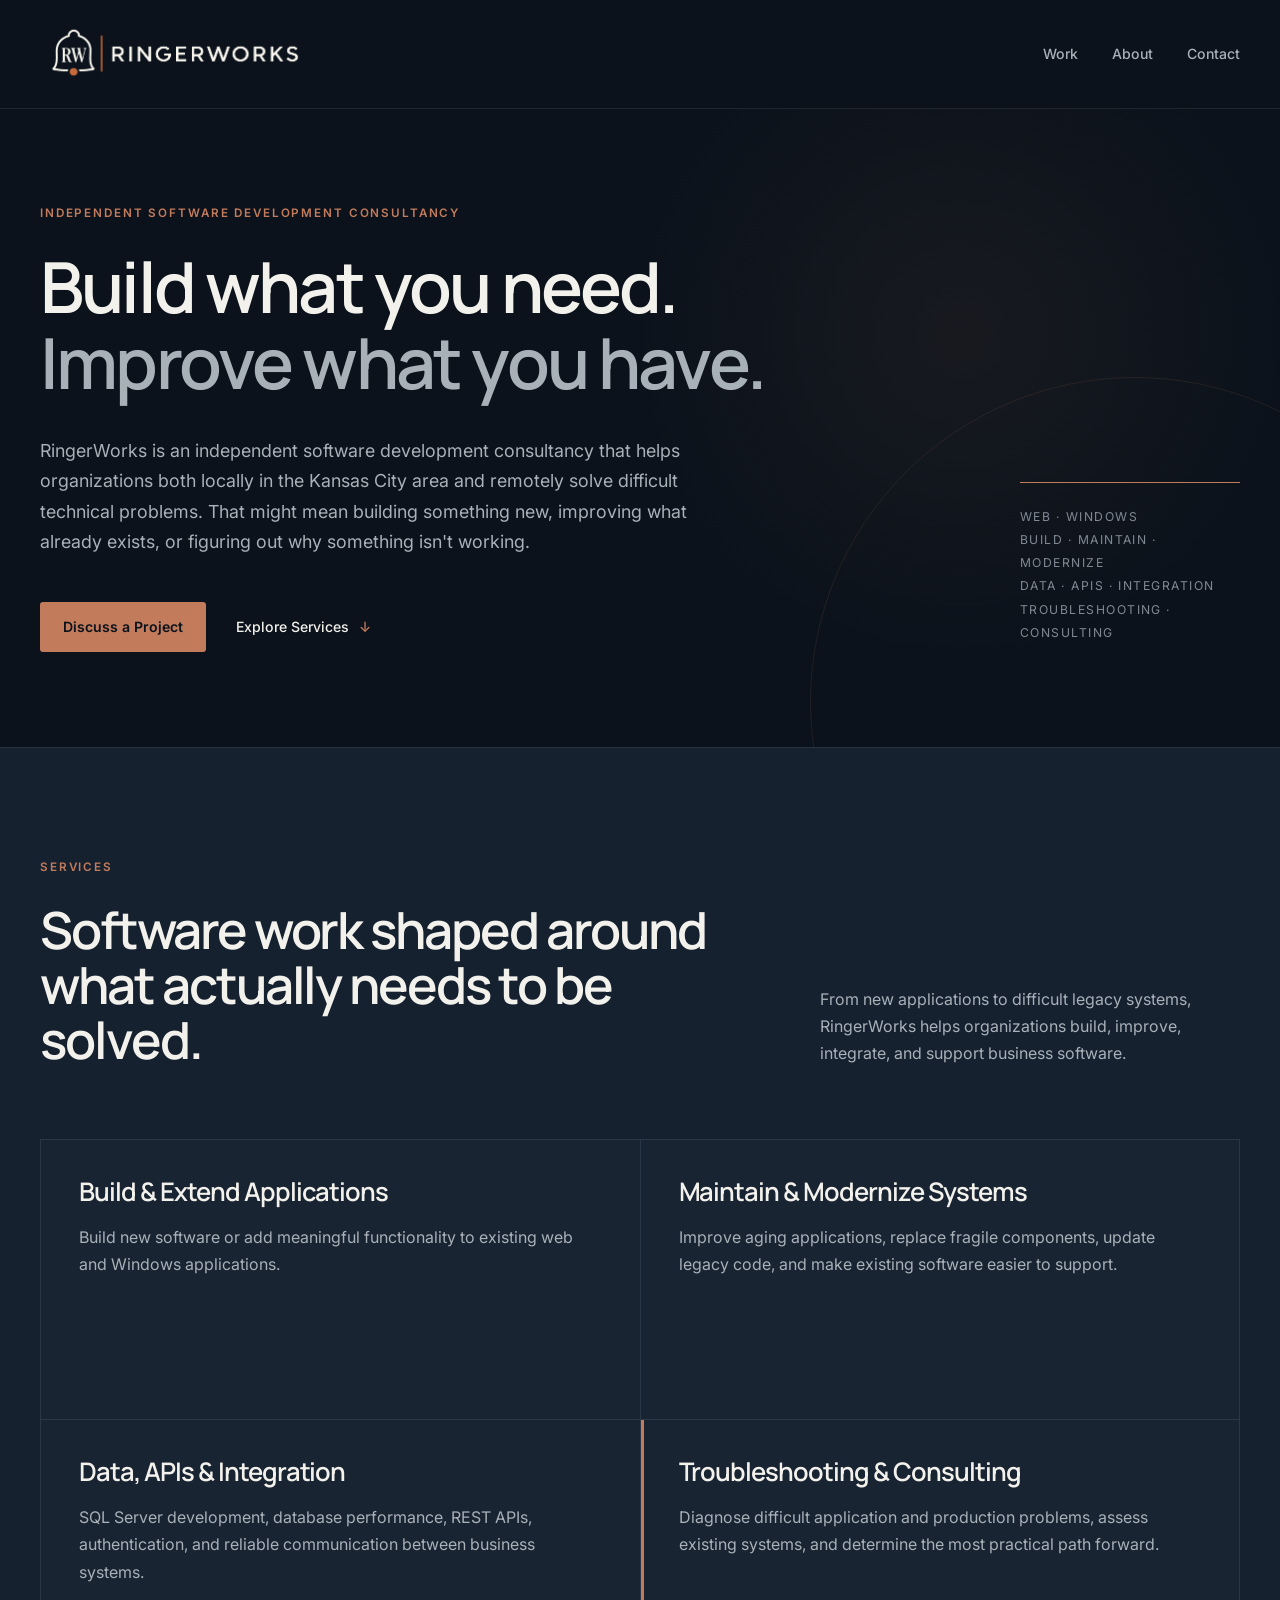
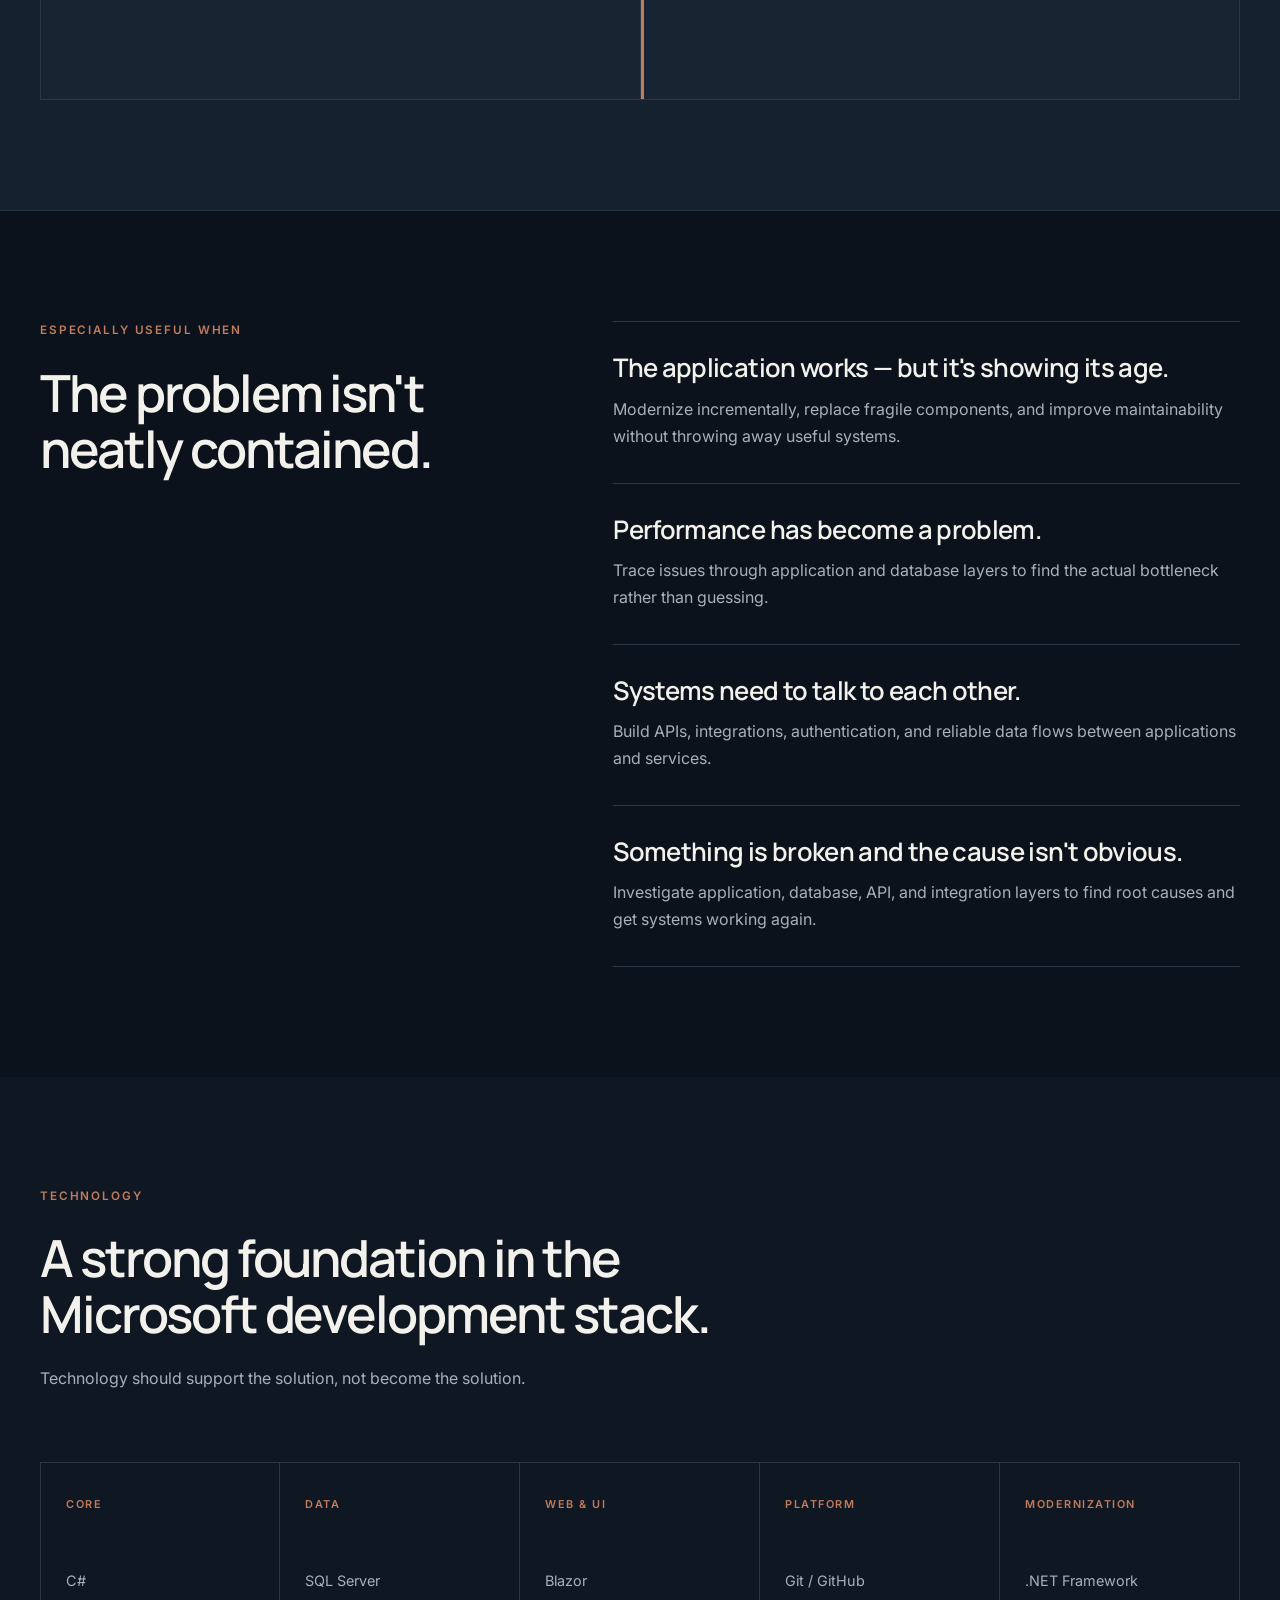
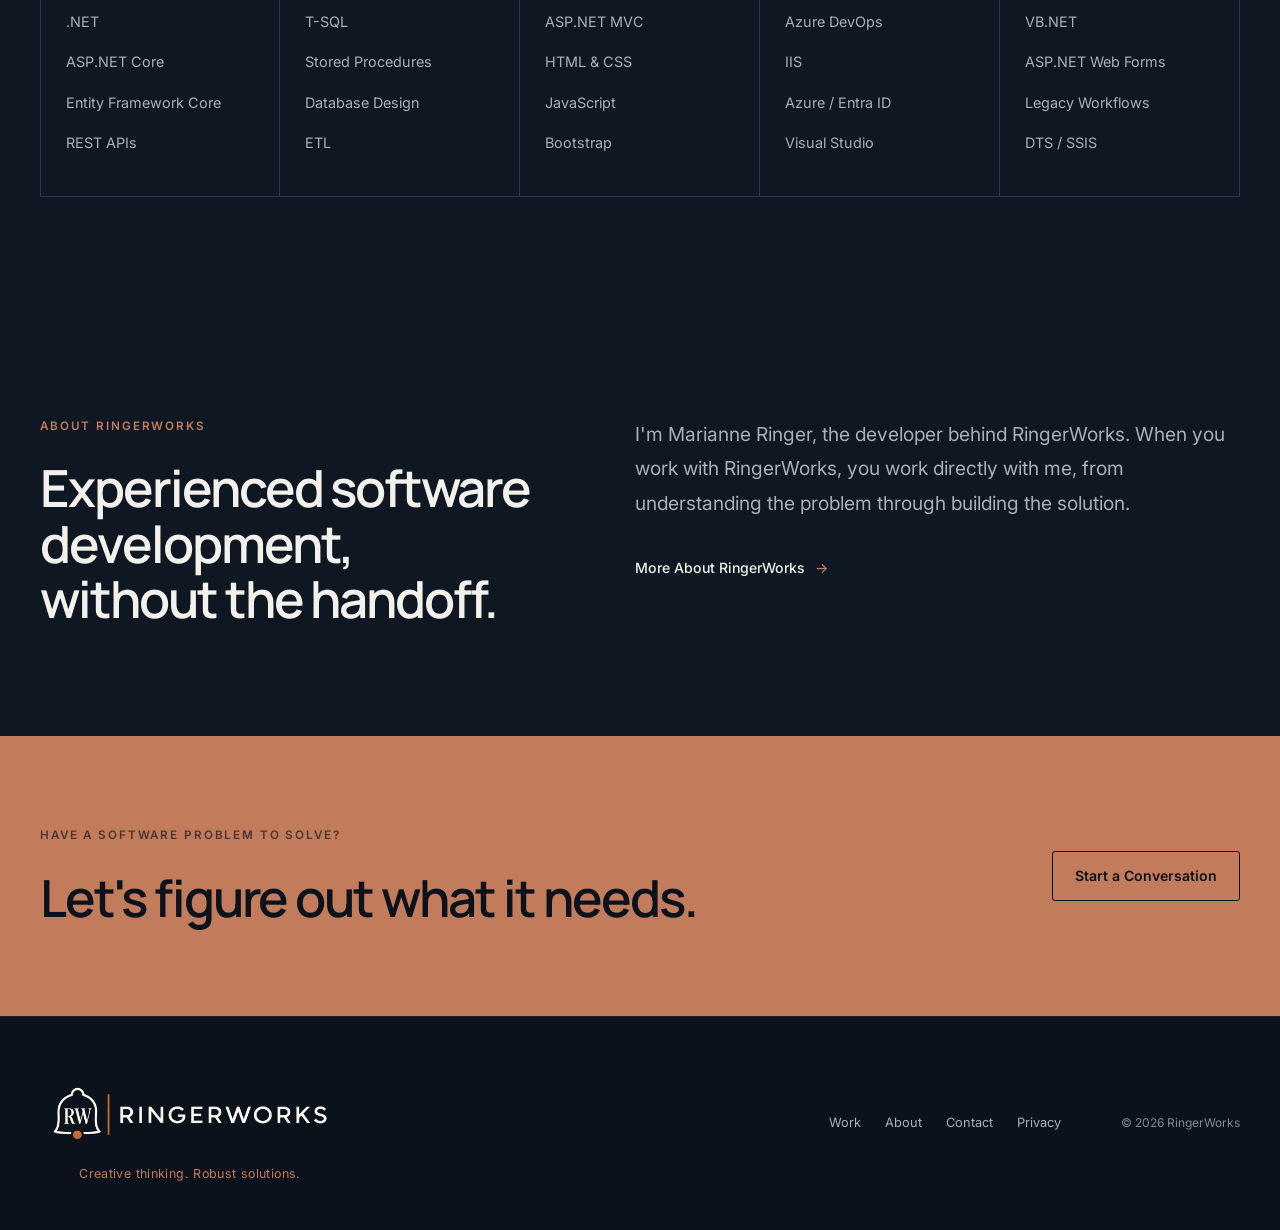
<file: index.html>
<!DOCTYPE html>
<html lang="en">

<head>
    <meta charset="utf-8">

    <meta name="viewport"
          content="width=device-width, initial-scale=1">

    <title>RingerWorks | Custom Software Development & Technical Consulting</title>

    <meta name="description"
          content="RingerWorks provides contract software development, custom .NET applications, legacy modernization, SQL Server expertise, systems integration, and technical consulting.">

    <!-- Typography -->
    <link rel="preconnect"
          href="https://fonts.googleapis.com">

    <link rel="preconnect"
          href="https://fonts.gstatic.com"
          crossorigin>

    <link href="https://fonts.googleapis.com/css2?family=Inter:wght@400;500;600&family=Manrope:wght@500;600;700&display=swap"
          rel="stylesheet">

    <!-- Site Styles -->
    <link rel="stylesheet"
          href="./assets/css/site.css">

    <link rel="icon"
          type="image/png"
          sizes="32x32"
          href="./assets/images/branding/favicon-32.png">

    <link rel="icon"
          type="image/png"
          sizes="16x16"
          href="./assets/images/branding/favicon-16.png">

    <link rel="icon"
          type="image/png"
          sizes="16x16"
          href="./assets/images/branding/ringerworks-icon-432.png">

    <link rel="apple-touch-icon"
          sizes="180x180"
          href="./assets/images/branding/apple-touch-icon-180.png">

    <link rel="canonical" href="https://ringerworks.com/">

    <script type="application/ld+json">
        {
          "@context": "https://schema.org",
          "@type": "ProfessionalService",
          "name": "RingerWorks",
          "url": "https://ringerworks.com/",
          "description": "Independent software development consultancy providing custom software development, .NET applications, legacy modernization, SQL Server development, systems integration, troubleshooting, and technical consulting.",
          "founder": {
            "@type": "Person",
            "name": "Marianne Ringer"
          },
          "areaServed": {
            "@type": "Country",
            "name": "United States"
          }
        }
    </script>

    <meta property="og:type" content="website">
    <meta property="og:site_name" content="RingerWorks">
    <meta property="og:title" content="RingerWorks | Custom Software Development & Technical Consulting">
    <meta property="og:description" content="Independent software development consultancy specializing in custom .NET applications, legacy modernization, SQL Server, integrations, troubleshooting, and technical consulting.">
    <meta property="og:url" content="https://ringerworks.com/">

</head>


<body>

    <a class="skip-link"
       href="#main-content">
        Skip to content
    </a>


    <div id="site-header"></div>

    <main id="main-content">


        <!-- =====================================================
             HERO
             ===================================================== -->

        <section class="hero">

            <div class="container hero-inner">

                <div class="hero-copy">

                    <p class="eyebrow">
                        INDEPENDENT SOFTWARE DEVELOPMENT CONSULTANCY
                    </p>

                    <h1>
                        Build what you need.<br>
                        <span>Improve what you have.</span>
                    </h1>


                    <p class="hero-description">
                        RingerWorks is an independent software development consultancy
                        that helps organizations both locally in the Kansas City area and remotely solve difficult
                        technical problems.  That might mean building something new,
                        improving what already exists, or figuring out why something
                        isn't working.
                    </p>


                    <div class="hero-actions">

                        <a href="./contact"
                           class="button button-primary">
                            Discuss a Project
                        </a>

                        <a href="#services"
                           class="text-link">
                            Explore Services
                            <span aria-hidden="true">↓</span>
                        </a>

                    </div>

                </div>


                <div class="hero-detail"
                     aria-hidden="true">

                    <div class="hero-rule"></div>

                    <p>
                        WEB · WINDOWS <!--· MOBILE--><br>
                        BUILD · MAINTAIN · MODERNIZE<br>
                        DATA · APIs · INTEGRATION<br>
                        TROUBLESHOOTING · CONSULTING
                    </p>

                </div>

            </div>

        </section>



        <!-- =====================================================
             SERVICES
             ===================================================== -->

        <section id="services"
                 class="digital-capabilities section">

            <div class="container">

                <div class="section-heading">

                    <div>

                        <p class="section-label">
                            SERVICES
                        </p>

                        <h2>
                            Software work shaped around
                            what actually needs to be solved.
                        </h2>

                    </div>


                    <p>
                        From new applications to difficult legacy systems,
                        RingerWorks helps organizations build, improve,
                        integrate, and support business software.
                    </p>

                </div>



                <div class="capability-grid capability-grid-four">


                    <article class="capability-card">

                        <h3>
                            Build &amp; Extend Applications
                        </h3>

                        <p>
                            Build new software or add meaningful functionality
                            to existing web and Windows applications. <!--for web, Windows, and mobile.-->
                        </p>

                    </article>



                    <article class="capability-card">

                        <h3>
                            Maintain &amp; Modernize Systems
                        </h3>

                        <p>
                            Improve aging applications, replace fragile components,
                            update legacy code, and make existing software easier
                            to support.
                        </p>

                    </article>



                    <article class="capability-card">

                        <h3>
                            Data, APIs &amp; Integration
                        </h3>

                        <p>
                            SQL Server development, database performance,
                            REST APIs, authentication, and reliable communication
                            between business systems.
                        </p>

                    </article>



                    <article class="capability-card capability-card-accent">

                        <h3>
                            Troubleshooting &amp; Consulting
                        </h3>

                        <p>
                            Diagnose difficult application and production problems,
                            assess existing systems, and determine the most practical
                            path forward.
                        </p>

                    </article>


                </div>

            </div>

        </section>



        <!-- =====================================================
             WHERE RINGERWORKS ADDS VALUE
             ===================================================== -->

        <section class="problem-section section">

            <div class="container problem-grid">

                <div>

                    <p class="section-label">
                        ESPECIALLY USEFUL WHEN
                    </p>

                    <h2>
                        The problem isn't
                        neatly contained.
                    </h2>

                </div>


                <div class="problem-list">


                    <article class="problem-item">

                        <h3>
                            The application works — but it's showing its age.
                        </h3>

                        <p>
                            Modernize incrementally, replace fragile components,
                            and improve maintainability without throwing away
                            useful systems.
                        </p>

                    </article>



                    <article class="problem-item">

                        <h3>
                            Performance has become a problem.
                        </h3>

                        <p>
                            Trace issues through application and database layers
                            to find the actual bottleneck rather than guessing.
                        </p>

                    </article>



                    <article class="problem-item">

                        <h3>
                            Systems need to talk to each other.
                        </h3>

                        <p>
                            Build APIs, integrations, authentication, and reliable
                            data flows between applications and services.
                        </p>

                    </article>



                    <article class="problem-item">

                        <h3>
                            Something is broken and the cause isn't obvious.
                        </h3>

                        <p>
                            Investigate application, database, API, and integration
                            layers to find root causes and get systems working again.
                        </p>

                    </article>


                </div>

            </div>

        </section>



        <!-- =====================================================
             TECHNOLOGY
             ===================================================== -->

        <section class="technology-section section">

            <div class="container">

                <div class="technology-heading">

                    <p class="section-label">
                        TECHNOLOGY
                    </p>


                    <h2>
                        A strong foundation in
                        the Microsoft development stack.
                    </h2>


                    <p>
                        Technology should support the solution,
                        not become the solution.
                    </p>

                </div>



                <div class="technology-grid">


                    <!-- CORE -->

                    <div class="technology-group">

                        <p class="technology-label">
                            CORE
                        </p>

                        <ul>
                            <li>C#</li>
                            <li>.NET</li>
                            <li>ASP.NET Core</li>
                            <li>Entity Framework Core</li>
                            <li>REST APIs</li>
                        </ul>

                    </div>



                    <!-- DATA -->

                    <div class="technology-group">

                        <p class="technology-label">
                            DATA
                        </p>

                        <ul>
                            <li>SQL Server</li>
                            <li>T-SQL</li>
                            <li>Stored Procedures</li>
                            <li>Database Design</li>
                            <li>ETL</li>
                        </ul>

                    </div>



                    <!-- WEB -->

                    <div class="technology-group">

                        <p class="technology-label">
                            WEB &amp; UI
                        </p>

                        <ul>
                            <li>Blazor</li>
                            <li>ASP.NET MVC</li>
                            <li>HTML &amp; CSS</li>
                            <li>JavaScript</li>
                            <li>Bootstrap</li>
                        </ul>

                    </div>



                    <!-- PLATFORM -->

                    <div class="technology-group">

                        <p class="technology-label">
                            PLATFORM
                        </p>

                        <ul>
                            <li>Git / GitHub</li>
                            <li>Azure DevOps</li>
                            <li>IIS</li>
                            <li>Azure / Entra ID</li>
                            <li>Visual Studio</li>
                        </ul>

                    </div>



                    <!-- MODERNIZATION -->

                    <div class="technology-group">

                        <p class="technology-label">
                            MODERNIZATION
                        </p>

                        <ul>
                            <li>.NET Framework</li>
                            <li>VB.NET</li>
                            <li>ASP.NET Web Forms</li>
                            <li>Legacy Workflows</li>
                            <li>DTS / SSIS</li>
                        </ul>

                    </div>

                </div>

            </div>

        </section>



        <!-- =====================================================
             ABOUT PREVIEW
             ===================================================== -->

        <section class="about-preview section">

            <div class="container about-preview-grid">

                <div>

                    <p class="section-label">
                        ABOUT RINGERWORKS
                    </p>


                    <h2>
                        Experienced software development,
                        without the handoff.
                    </h2>

                </div>


                <div>

                    <p class="large-copy">
                        I'm Marianne Ringer, the developer behind RingerWorks.
                        When you work with RingerWorks, you work directly with me, 
                        from understanding the problem through building the solution.
                    </p>


                    <a href="./about/index.html"
                       class="text-link">

                        More About RingerWorks

                        <span aria-hidden="true">
                            →
                        </span>

                    </a>

                </div>

            </div>

        </section>



        <!-- =====================================================
             CONTACT CTA
             ===================================================== -->

        <section class="contact-cta">

            <div class="container contact-cta-inner">

                <div>

                    <p class="section-label">
                        HAVE A SOFTWARE PROBLEM TO SOLVE?
                    </p>


                    <h2>
                        Let's figure out what it needs.
                    </h2>

                </div>


                <a href="./contact"
                   class="button button-light">

                    Start a Conversation

                </a>

            </div>

        </section>


    </main>


    <div id="site-footer"></div>


    <script src="./assets/js/layout.js"></script>

</body>

</html>
</file>
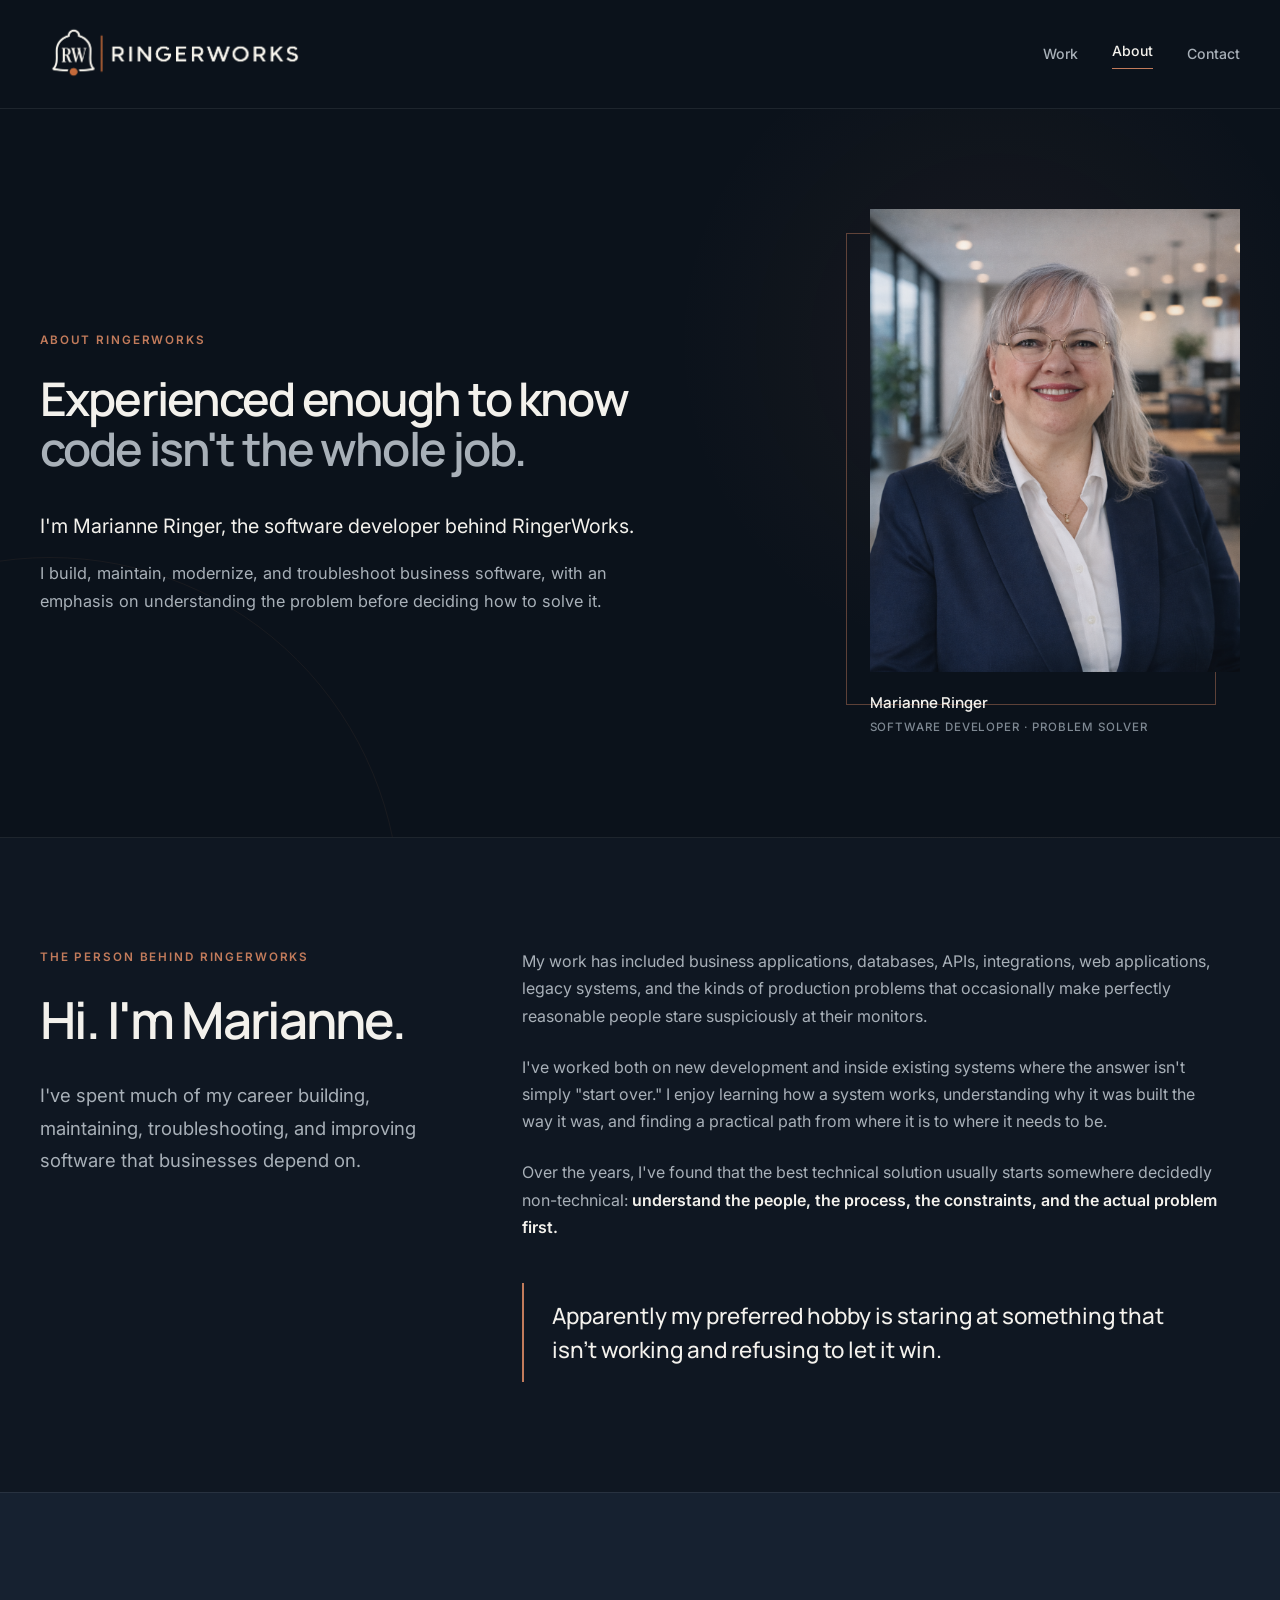
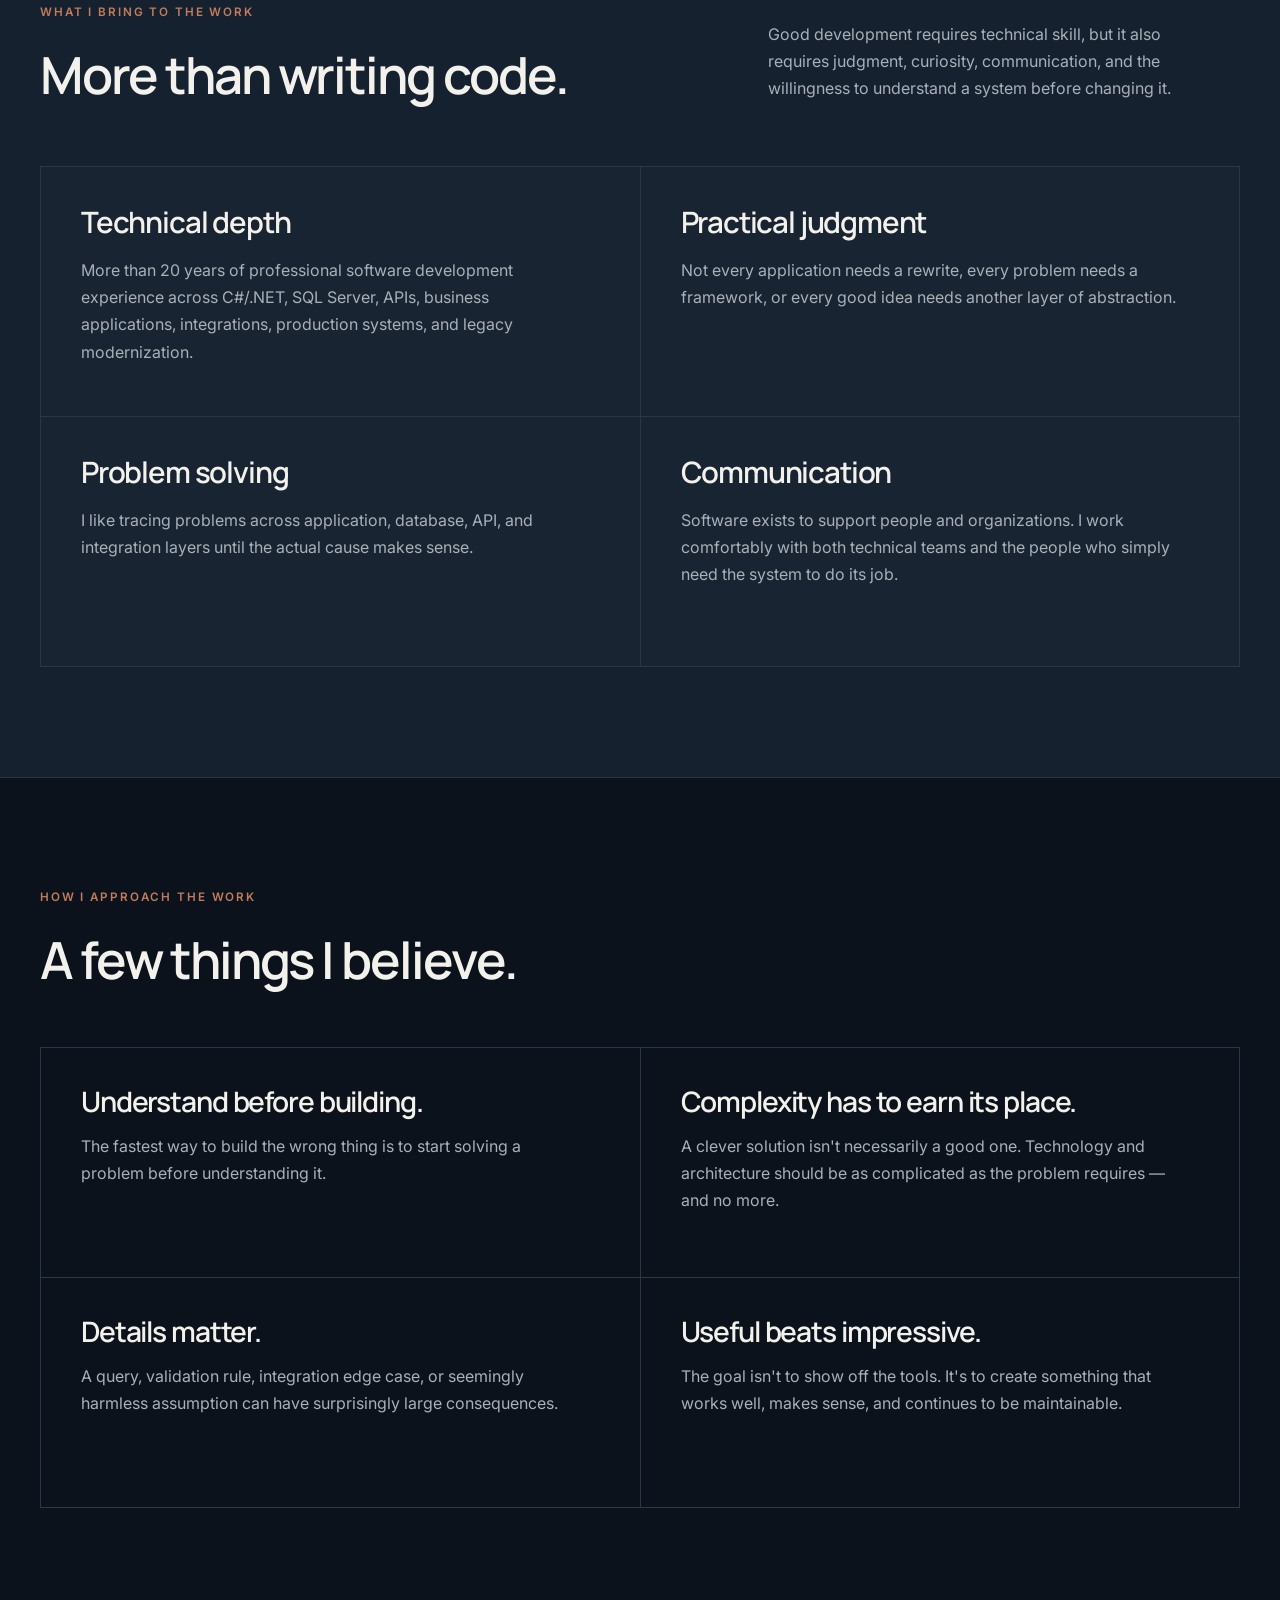
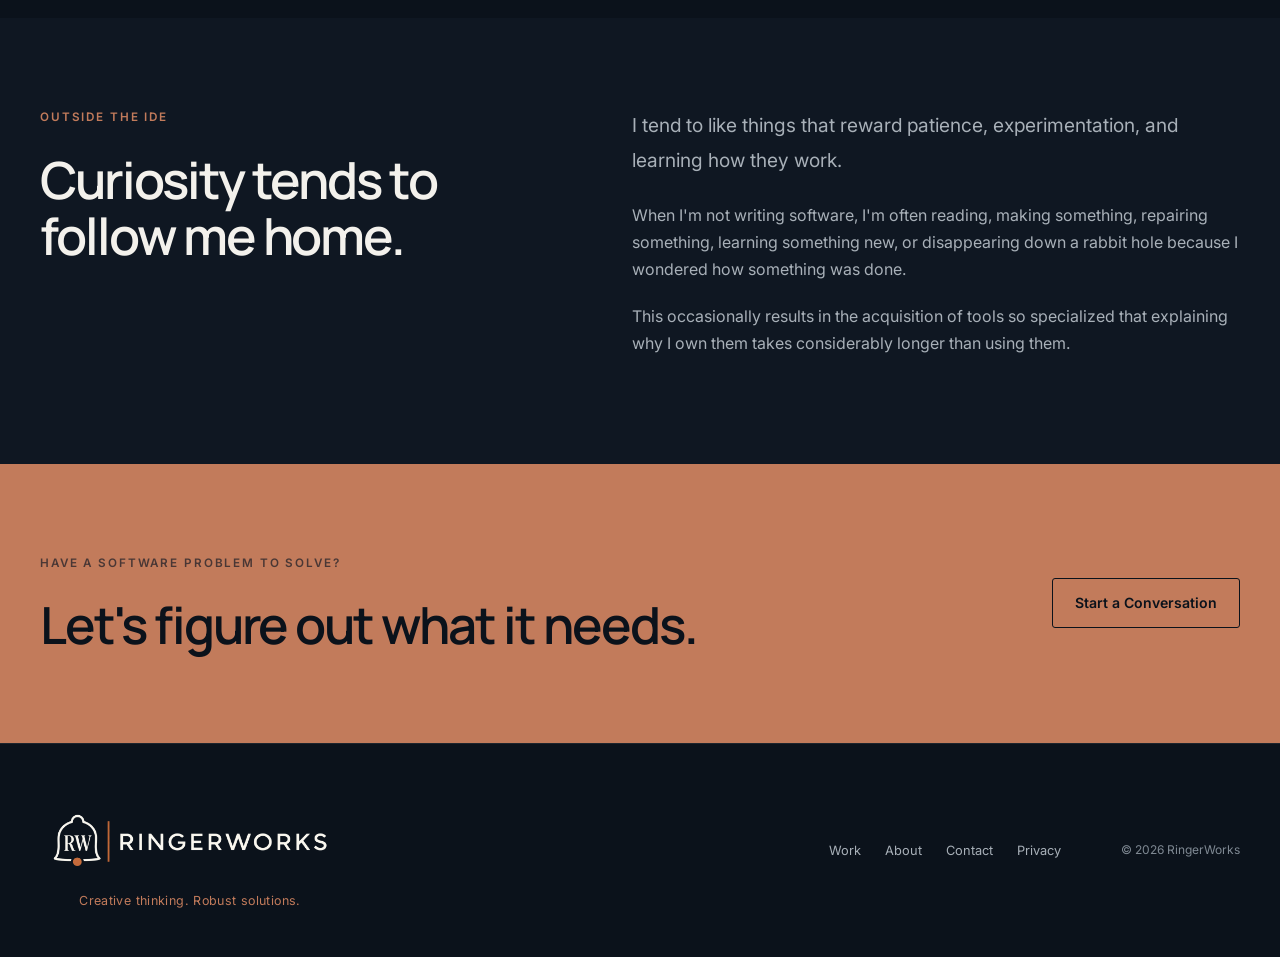
<file: about/index.html>
<!DOCTYPE html>
<html lang="en">

<head>
    <meta charset="utf-8">

    <meta name="viewport"
          content="width=device-width, initial-scale=1">

    <title>About RingerWorks | Marianne Ringer</title>

    <meta name="description"
          content="Meet Marianne Ringer, the software developer behind RingerWorks. Experienced in .NET development, business applications, databases, integrations, legacy modernization, and technical problem solving.">

    <!-- Typography -->
    <link rel="preconnect"
          href="https://fonts.googleapis.com">

    <link rel="preconnect"
          href="https://fonts.gstatic.com"
          crossorigin>

    <link href="https://fonts.googleapis.com/css2?family=Inter:wght@400;500;600&family=Manrope:wght@500;600;700&display=swap"
          rel="stylesheet">

    <!-- Site Styles -->
    <link rel="stylesheet"
          href="../assets/css/site.css">

    <link rel="canonical" href="https://ringerworks.com/about">
</head>


<body>

    <a class="skip-link"
       href="#main-content">
        Skip to content
    </a>


    <div id="site-header"></div>


    <main id="main-content">


        <!-- =====================================================
             ABOUT HERO
             ===================================================== -->

        <section class="about-hero">

            <div class="container about-hero-grid">

                <div class="about-hero-copy">

                    <p class="eyebrow">
                        ABOUT RINGERWORKS
                    </p>


                    <h1>

                        <span class="about-hero-line">
                            Experienced enough to know
                        </span>

                        <span class="about-hero-line about-hero-muted">
                            code isn't the whole job.
                        </span>

                    </h1>


                    <p class="about-hero-lead">
                        I'm Marianne Ringer, the software developer
                        behind RingerWorks.
                    </p>


                    <p class="about-hero-description">
                        I build, maintain, modernize, and troubleshoot business software, 
                        with an emphasis on understanding the problem before deciding how to solve it.
                    </p>

                </div>



                <figure class="about-portrait">

                    <div class="about-portrait-frame">

                        <img src="../assets/images/Marianne-Ringer.png"
                             alt="Marianne Ringer, founder and software developer at RingerWorks">

                    </div>


                    <figcaption>

                        Marianne Ringer

                        <span>
                            Software Developer · Problem Solver
                        </span>

                    </figcaption>

                </figure>

            </div>

        </section>



        <!-- =====================================================
             INTRODUCTION
             ===================================================== -->

        <section class="about-story section">

            <div class="container about-story-grid">


                <!-- LEFT SIDE -->

                <div class="about-story-intro">

                    <p class="section-label">
                        THE PERSON BEHIND RINGERWORKS
                    </p>


                    <h2>
                        Hi. I'm Marianne.
                    </h2>


                    <p class="about-story-lead">
                        I've spent much of my career building,
                        maintaining, troubleshooting, and improving
                        software that businesses depend on.
                    </p>

                </div>



                <!-- RIGHT SIDE -->

                <div class="about-story-copy">

                    <p>
                        My work has included business applications,
                        databases, APIs, integrations, web applications,
                        legacy systems, and the kinds of production
                        problems that occasionally make perfectly
                        reasonable people stare suspiciously at
                        their monitors.
                    </p>


                    <p>
                        I've worked both on new development and inside
                        existing systems where the answer isn't simply
                        "start over." I enjoy learning how a system works,
                        understanding why it was built the way it was,
                        and finding a practical path from where it is
                        to where it needs to be.
                    </p>


                    <p>
                        Over the years, I've found that the best technical
                        solution usually starts somewhere decidedly
                        non-technical:
                        <strong>
                            understand the people, the process, the
                            constraints, and the actual problem first.
                        </strong>
                    </p>


                    <p class="about-aside">
                        Apparently my preferred hobby is staring at
                        something that isn't working and refusing
                        to let it win.
                    </p>

                </div>

            </div>

        </section>



        <!-- =====================================================
             WHAT I BRING
             ===================================================== -->

        <section class="about-strengths section">

            <div class="container">

                <div class="about-strengths-heading">

                    <div>

                        <p class="section-label">
                            WHAT I BRING TO THE WORK
                        </p>


                        <h2>
                            More than writing code.
                        </h2>

                    </div>


                    <p>
                        Good development requires technical skill,
                        but it also requires judgment, curiosity,
                        communication, and the willingness to understand
                        a system before changing it.
                    </p>

                </div>



                <div class="about-strengths-grid">


                    <!-- TECHNICAL DEPTH -->

                    <article class="strength-card">

                        <h3>
                            Technical depth
                        </h3>

                        <p>
                            More than 20 years of professional software development
                            experience across C#/.NET, SQL Server, APIs, business
                            applications, integrations, production systems, and
                            legacy modernization.
                        </p>

                    </article>



                    <!-- PRACTICAL JUDGMENT -->

                    <article class="strength-card">

                        <h3>
                            Practical judgment
                        </h3>

                        <p>
                            Not every application needs a rewrite,
                            every problem needs a framework,
                            or every good idea needs another layer
                            of abstraction.
                        </p>

                    </article>



                    <!-- PROBLEM SOLVING -->

                    <article class="strength-card">

                        <h3>
                            Problem solving
                        </h3>

                        <p>
                            I like tracing problems across application,
                            database, API, and integration layers until
                            the actual cause makes sense.
                        </p>

                    </article>



                    <!-- COMMUNICATION -->

                    <article class="strength-card">

                        <h3>
                            Communication
                        </h3>

                        <p>
                            Software exists to support people and
                            organizations. I work comfortably with
                            both technical teams and the people who
                            simply need the system to do its job.
                        </p>

                    </article>

                </div>

            </div>

        </section>



        <!-- =====================================================
             PRINCIPLES
             ===================================================== -->

        <section class="about-principles section">

            <div class="container">

                <div class="principles-heading">

                    <p class="section-label">
                        HOW I APPROACH THE WORK
                    </p>


                    <h2>
                        A few things I believe.
                    </h2>

                </div>



                <div class="principles-grid">


                    <article class="principle-card">

                        <h3>
                            Understand before building.
                        </h3>

                        <p>
                            The fastest way to build the wrong thing
                            is to start solving a problem before
                            understanding it.
                        </p>

                    </article>



                    <article class="principle-card">

                        <h3>
                            Complexity has to earn its place.
                        </h3>

                        <p>
                            A clever solution isn't necessarily a good one.
                            Technology and architecture should be as
                            complicated as the problem requires —
                            and no more.
                        </p>

                    </article>



                    <article class="principle-card">

                        <h3>
                            Details matter.
                        </h3>

                        <p>
                            A query, validation rule, integration edge case,
                            or seemingly harmless assumption can have
                            surprisingly large consequences.
                        </p>

                    </article>



                    <article class="principle-card">

                        <h3>
                            Useful beats impressive.
                        </h3>

                        <p>
                            The goal isn't to show off the tools.
                            It's to create something that works well,
                            makes sense, and continues to be maintainable.
                        </p>

                    </article>

                </div>

            </div>

        </section>



        <!-- =====================================================
             PERSONAL NOTE
             ===================================================== -->

        <section class="about-personal">

            <div class="container about-personal-grid">

                <div>

                    <p class="section-label">
                        OUTSIDE THE IDE
                    </p>


                    <h2>
                        Curiosity tends to
                        follow me home.
                    </h2>

                </div>


                <div class="about-personal-copy">

                    <p class="large-copy">
                        I tend to like things that reward patience,
                        experimentation, and learning how they work.
                    </p>


                    <p>
                        When I'm not writing software, I'm often reading,
                        making something, repairing something, learning
                        something new, or disappearing down a rabbit hole
                        because I wondered how something was done.
                    </p>


                    <p>
                        This occasionally results in the acquisition of
                        tools so specialized that explaining why I own
                        them takes considerably longer than using them.
                    </p>

                </div>

            </div>

        </section>



        <!-- =====================================================
             CONTACT CTA
             ===================================================== -->

        <section class="contact-cta">

            <div class="container contact-cta-inner">

                <div>

                    <p class="section-label">
                        HAVE A SOFTWARE PROBLEM TO SOLVE?
                    </p>


                    <h2>
                        Let's figure out what it needs.
                    </h2>

                </div>


                <a href="../contact"
                   class="button button-light">

                    Start a Conversation

                </a>

            </div>

        </section>


    </main>


    <div id="site-footer"></div>


    <script src="../assets/js/layout.js"></script>

</body>

</html>
</file>
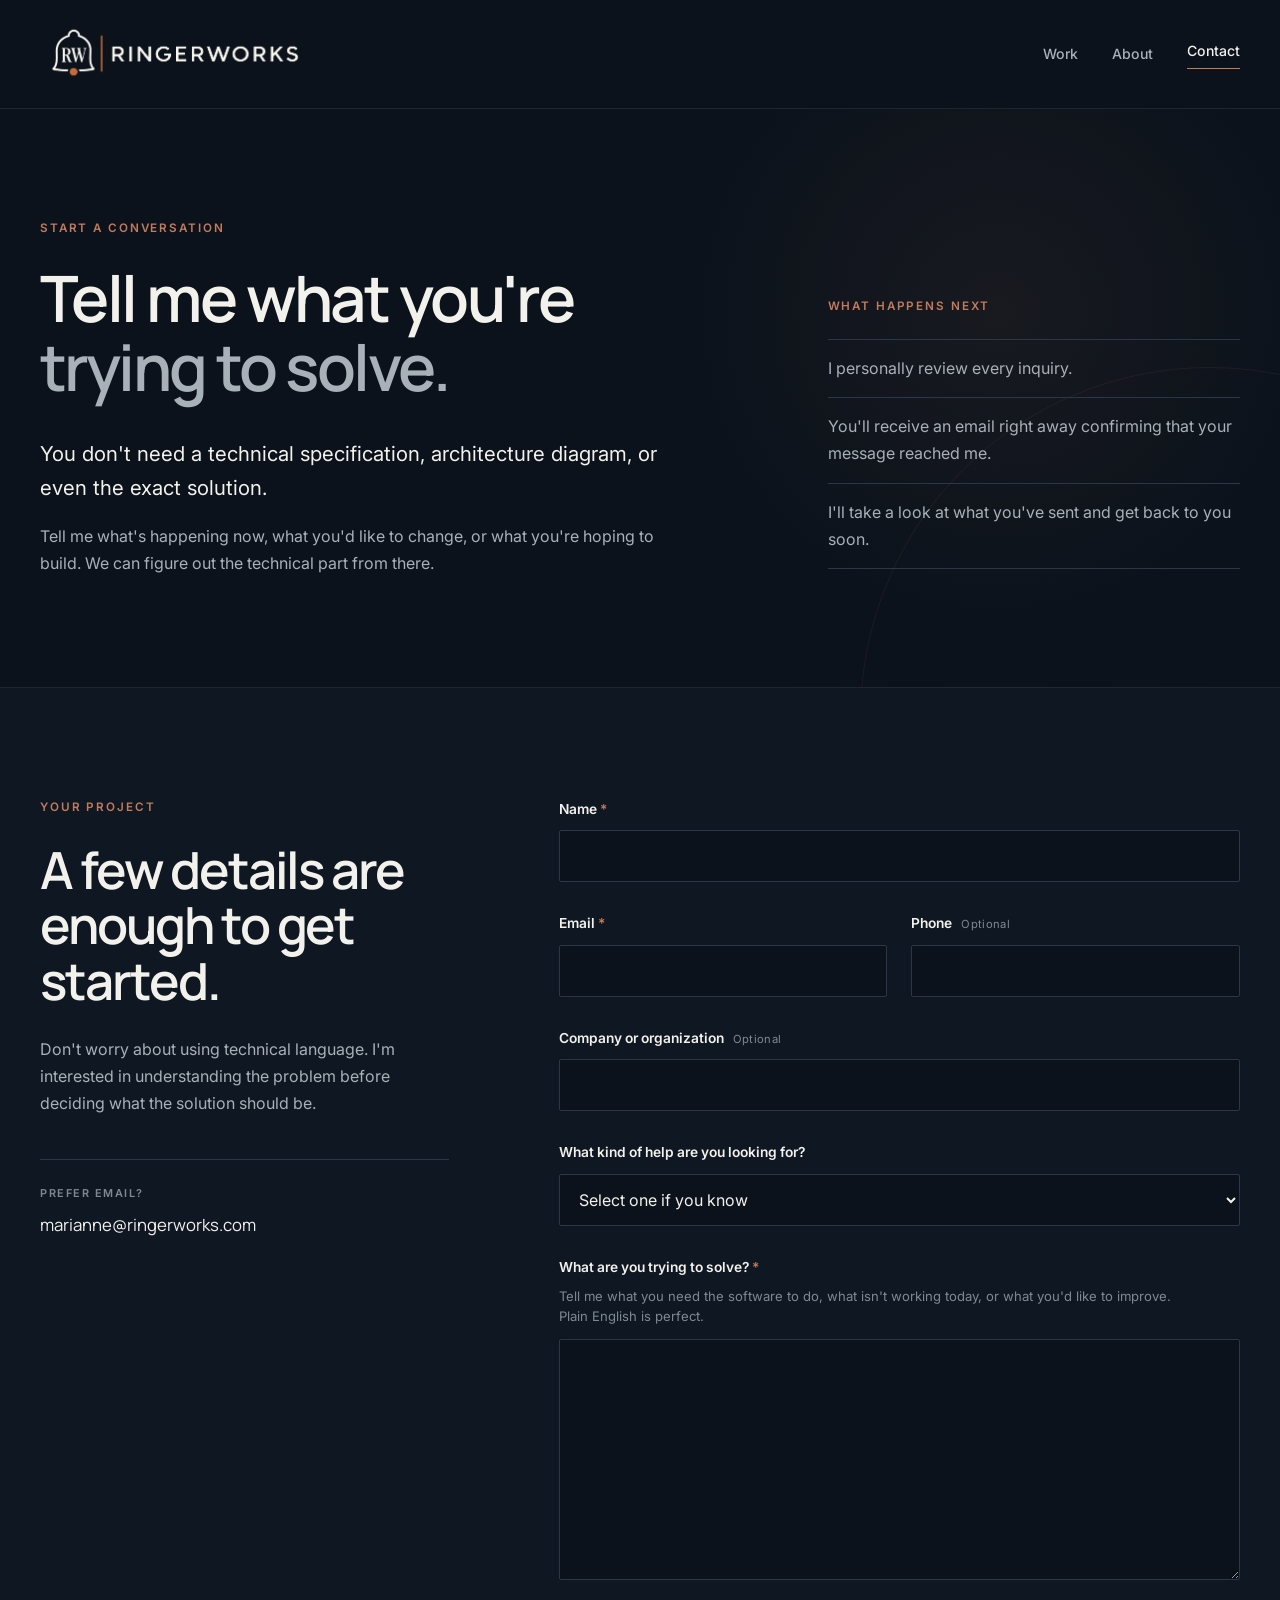
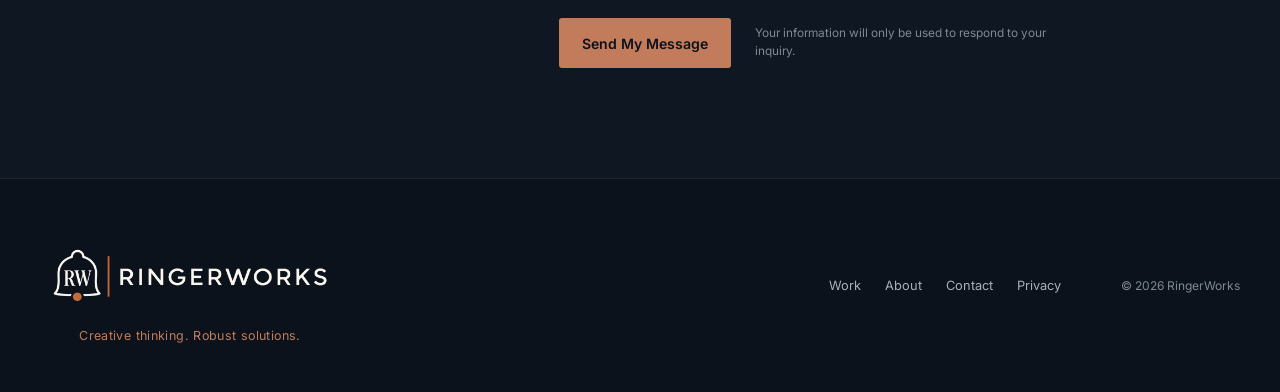
<file: contact/index.html>
<!DOCTYPE html>
<html lang="en">

<head>
    <meta charset="utf-8">

    <meta name="viewport"
          content="width=device-width, initial-scale=1">

    <title>Contact RingerWorks | Software Development</title>

    <meta name="description"
          content="Contact RingerWorks about custom software development, application modernization, database work, integrations, troubleshooting, and technical consulting.">

    <!-- Typography -->
    <link rel="preconnect"
          href="https://fonts.googleapis.com">

    <link rel="preconnect"
          href="https://fonts.gstatic.com"
          crossorigin>

    <link href="https://fonts.googleapis.com/css2?family=Inter:wght@400;500;600&family=Manrope:wght@500;600;700&display=swap"
          rel="stylesheet">

    <!-- Site Styles -->
    <link rel="stylesheet"
          href="../assets/css/site.css">

    <link rel="canonical" href="https://ringerworks.com/contact">

    <!--
        Cloudflare Turnstile

        This will provide bot/spam protection for the form.
        Replace YOUR_TURNSTILE_SITE_KEY with the site key
        Cloudflare gives us when we configure Turnstile.
    -->
    <script src="https://challenges.cloudflare.com/turnstile/v0/api.js"
            async
            defer></script>
</head>


<body>

    <a class="skip-link"
       href="#main-content">
        Skip to content
    </a>


    <!-- =========================================================
         HEADER
         ========================================================= -->

    <div id="site-header"></div>


    <main id="main-content">


        <!-- =====================================================
             CONTACT HERO
             ===================================================== -->

        <section class="contact-page-hero">

            <div class="container contact-page-hero-grid">


                <div class="contact-page-hero-copy">

                    <p class="eyebrow">
                        START A CONVERSATION
                    </p>


                    <h1>
                        Tell me what you're<br>
                        <span>trying to solve.</span>
                    </h1>


                    <p class="contact-page-hero-lead">
                        You don't need a technical specification,
                        architecture diagram, or even the exact solution.
                    </p>


                    <p class="contact-page-hero-description">
                        Tell me what's happening now, what you'd like
                        to change, or what you're hoping to build.
                        We can figure out the technical part from there.
                    </p>

                </div>



                <aside class="contact-next"
                       aria-label="What happens after you contact RingerWorks">

                    <p class="section-label">
                        WHAT HAPPENS NEXT
                    </p>


                    <p>
                        I personally review every inquiry.
                    </p>


                    <p>
                        You'll receive an email right away confirming
                        that your message reached me.
                    </p>


                    <p>
                        I'll take a look at what you've sent and
                        get back to you soon.
                    </p>

                </aside>

            </div>

        </section>



        <!-- =====================================================
             CONTACT FORM
             ===================================================== -->

        <section class="contact-form-section section">

            <div class="container contact-form-layout">


                <!-- LEFT COLUMN -->


                <div class="contact-form-intro">

                    <p class="section-label">
                        YOUR PROJECT
                    </p>


                    <h2>
                        A few details are
                        enough to get started.
                    </h2>


                    <p>
                        Don't worry about using technical language.
                        I'm interested in understanding the problem
                        before deciding what the solution should be.
                    </p>


                    <div class="contact-direct">

                        <span>
                            PREFER EMAIL?
                        </span>

                        <a href="mailto:marianne@ringerworks.com">
                            marianne@ringerworks.com
                        </a>

                    </div>

                </div>



                <!-- RIGHT COLUMN -->

                <div class="contact-form-wrapper">

                    <form id="contact-form"
                          class="contact-form"
                          action="/api/contact"
                          method="post">


                        <!-- -----------------------------------------
                             NAME
                             ----------------------------------------- -->

                        <div class="form-field">

                            <label for="name">
                                Name
                                <span aria-hidden="true">*</span>
                            </label>

                            <input type="text"
                                   id="name"
                                   name="name"
                                   maxlength="100"
                                   autocomplete="name"
                                   required>

                        </div>



                        <!-- -----------------------------------------
                             EMAIL + PHONE
                             ----------------------------------------- -->

                        <div class="form-row">

                            <div class="form-field">

                                <label for="email">
                                    Email
                                    <span aria-hidden="true">*</span>
                                </label>

                                <input type="email"
                                       id="email"
                                       name="email"
                                       maxlength="254"
                                       autocomplete="email"
                                       required>

                            </div>


                            <div class="form-field">

                                <label for="phone">
                                    Phone
                                    <span class="optional">
                                        Optional
                                    </span>
                                </label>

                                <input type="tel"
                                       id="phone"
                                       name="phone"
                                       maxlength="40"
                                       autocomplete="tel">

                            </div>

                        </div>



                        <!-- -----------------------------------------
                             COMPANY
                             ----------------------------------------- -->

                        <div class="form-field">

                            <label for="company">
                                Company or organization
                                <span class="optional">
                                    Optional
                                </span>
                            </label>

                            <input type="text"
                                   id="company"
                                   name="company"
                                   maxlength="150"
                                   autocomplete="organization">

                        </div>



                        <!-- -----------------------------------------
                             PROJECT TYPE
                             ----------------------------------------- -->

                        <div class="form-field">

                            <label for="projectType">
                                What kind of help are you looking for?
                            </label>

                            <select id="projectType"
                                    name="projectType">

                                <option value="">
                                    Select one if you know
                                </option>

                                <option value="New application or feature">
                                    New application or feature
                                </option>

                                <option value="Existing application or modernization">
                                    Existing application or modernization
                                </option>

                                <option value="Database or SQL Server">
                                    Database or SQL Server
                                </option>

                                <option value="API or system integration">
                                    API or system integration
                                </option>

                                <option value="Troubleshooting or production issue">
                                    Troubleshooting or production issue
                                </option>

                                <option value="Technical consulting">
                                    Technical consulting
                                </option>

                                <option value="Not sure yet">
                                    I'm not sure yet
                                </option>

                            </select>

                        </div>



                        <!-- -----------------------------------------
                             DESCRIPTION
                             ----------------------------------------- -->

                        <div class="form-field">

                            <label for="description">
                                What are you trying to solve?
                                <span aria-hidden="true">*</span>
                            </label>

                            <p class="field-help"
                               id="description-help">

                                Tell me what you need the software to do,
                                what isn't working today, or what you'd
                                like to improve. Plain English is perfect.

                            </p>

                            <textarea id="description"
                                      name="description"
                                      rows="8"
                                      maxlength="5000"
                                      aria-describedby="description-help"
                                      required></textarea>

                        </div>



                        <!-- -----------------------------------------
                             HONEYPOT

                             Humans won't see this field.
                             Bots frequently fill it in.

                             The server will reject submissions
                             containing a value here.
                             ----------------------------------------- -->

                        <div class="form-honeypot"
                             aria-hidden="true">

                            <label for="website">
                                Website
                            </label>

                            <input type="text"
                                   id="website"
                                   name="website"
                                   tabindex="-1"
                                   autocomplete="off">

                        </div>



                        <!-- -----------------------------------------
                             CLOUDFLARE TURNSTILE
                             ----------------------------------------- -->

                        <div class="form-turnstile">

                            <div class="cf-turnstile"
                                 data-sitekey="0x4AAAAAAEcS2iURukJx3sfP"
                                 data-theme="dark">
                            </div>

                        </div>



                        <!-- -----------------------------------------
                             SUBMIT
                             ----------------------------------------- -->

                        <div class="form-submit">

                            <button type="submit"
                                    class="button button-primary"
                                    id="contact-submit">

                                Send My Message

                            </button>


                            <p class="form-privacy">
                                Your information will only be used
                                to respond to your inquiry.
                            </p>

                        </div>



                        <!-- -----------------------------------------
                             SUCCESS / ERROR MESSAGE
                             ----------------------------------------- -->

                        <div id="form-status"
                             class="form-status"
                             role="status"
                             aria-live="polite">
                        </div>


                    </form>

                </div>

            </div>

        </section>


    </main>


    <div id="site-footer"></div>



    <!-- =========================================================
         CONTACT FORM SUBMISSION
         ========================================================= -->

    <script>

        const contactForm =
            document.getElementById("contact-form");

        const submitButton =
            document.getElementById("contact-submit");

        const formStatus =
            document.getElementById("form-status");


        contactForm.addEventListener(
            "submit",
            async function (event) {

                event.preventDefault();

                submitButton.disabled = true;
                submitButton.textContent = "Sending...";

                formStatus.textContent = "";
                formStatus.className = "form-status";


                try {

                    const formData =
                        new FormData(contactForm);


                    const response =
                        await fetch(
                            contactForm.action,
                            {
                                method: "POST",

                                body: formData,

                                headers: {
                                    "Accept": "application/json"
                                }
                            }
                        );


                    const result =
                        await response.json();


                    if (!response.ok) {

                        throw new Error(
                            result.message ||
                            "Unable to send your message."
                        );

                    }


                    formStatus.textContent =
                        "Thanks — your message is on its way. " +
                        "I've sent a confirmation to your email address.";

                    formStatus.className =
                        "form-status form-status-success";


                    contactForm.reset();


                    /*
                        Reset Turnstile after a
                        successful submission.
                    */

                    if (
                        typeof turnstile !== "undefined"
                    ) {

                        turnstile.reset();

                    }

                }
                catch (error) {

                    formStatus.textContent =
                        "Something went wrong while sending your message. " +
                        "Please try again.";

                    formStatus.className =
                        "form-status form-status-error";

                }
                finally {

                    submitButton.disabled = false;

                    submitButton.textContent =
                        "Send My Message";

                }

            }
        );

    </script>

    <script src="../assets/js/layout.js"></script>

</body>

</html>
</file>
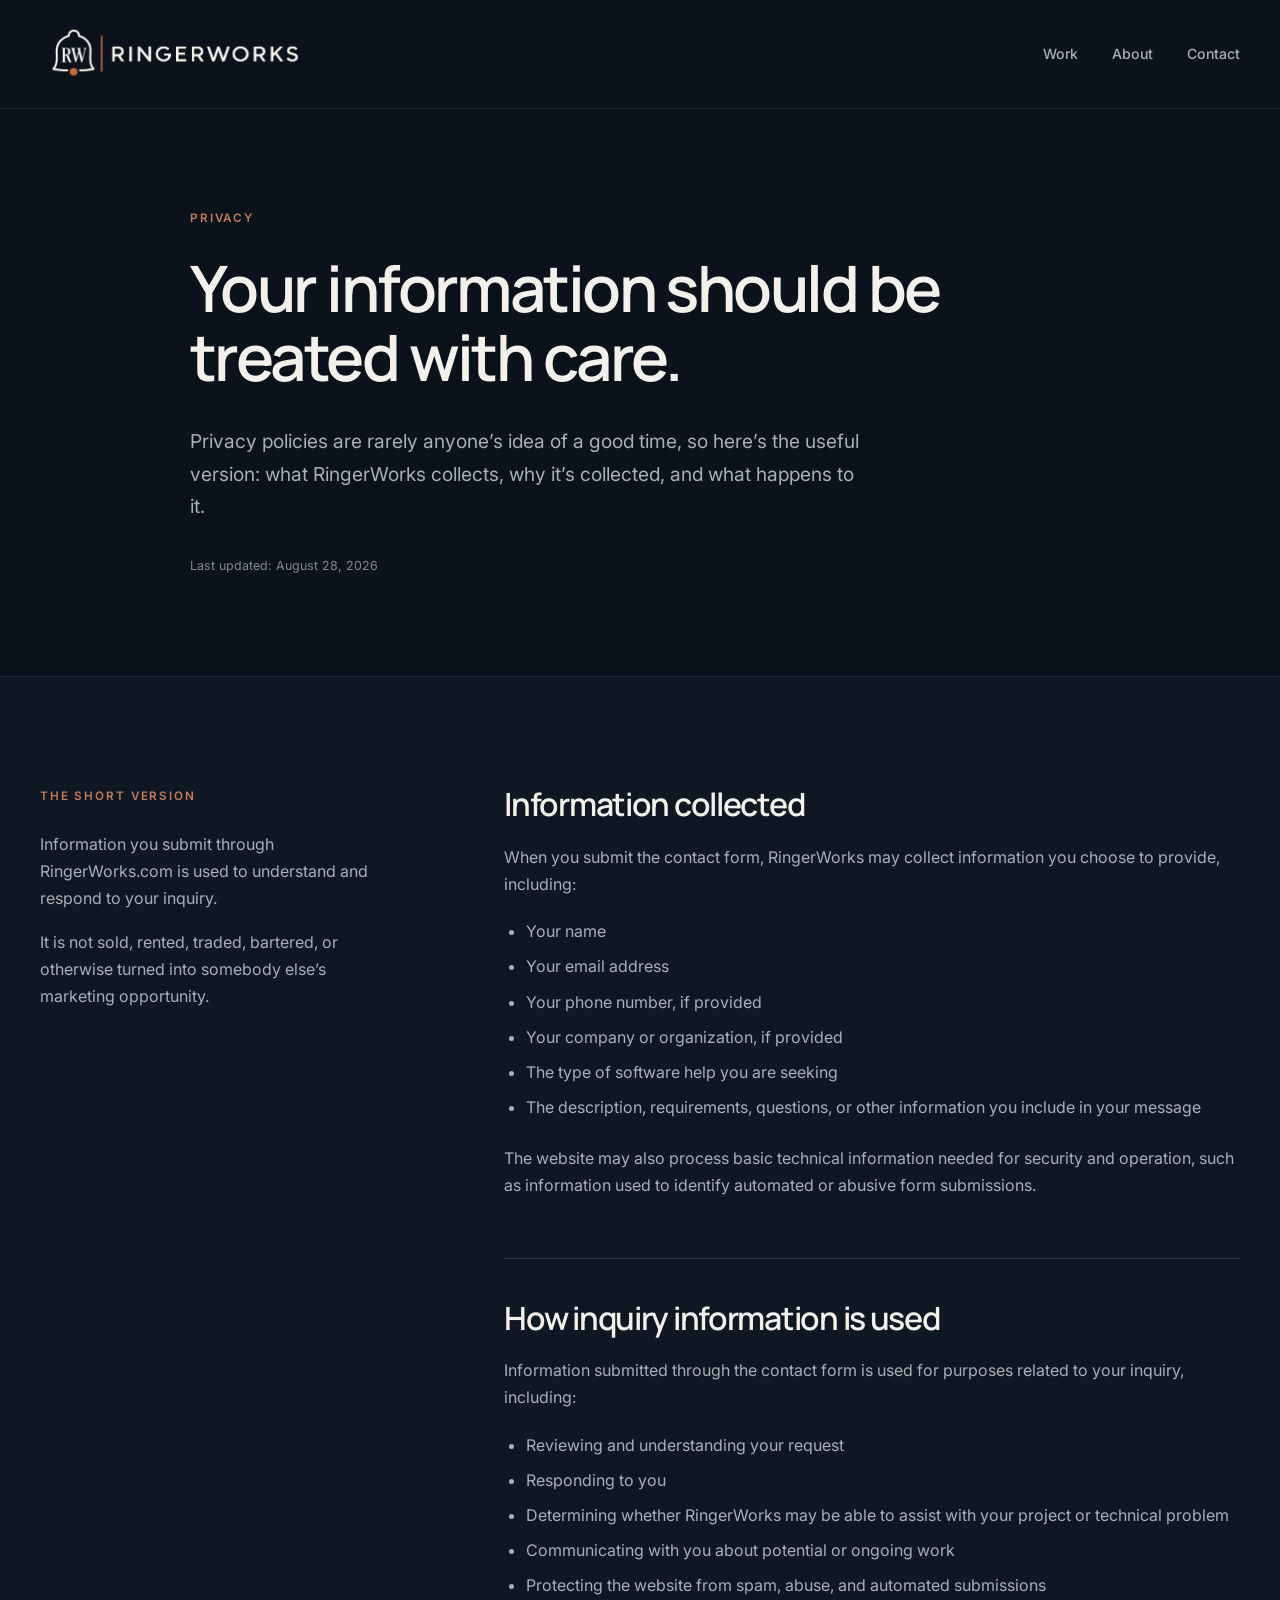
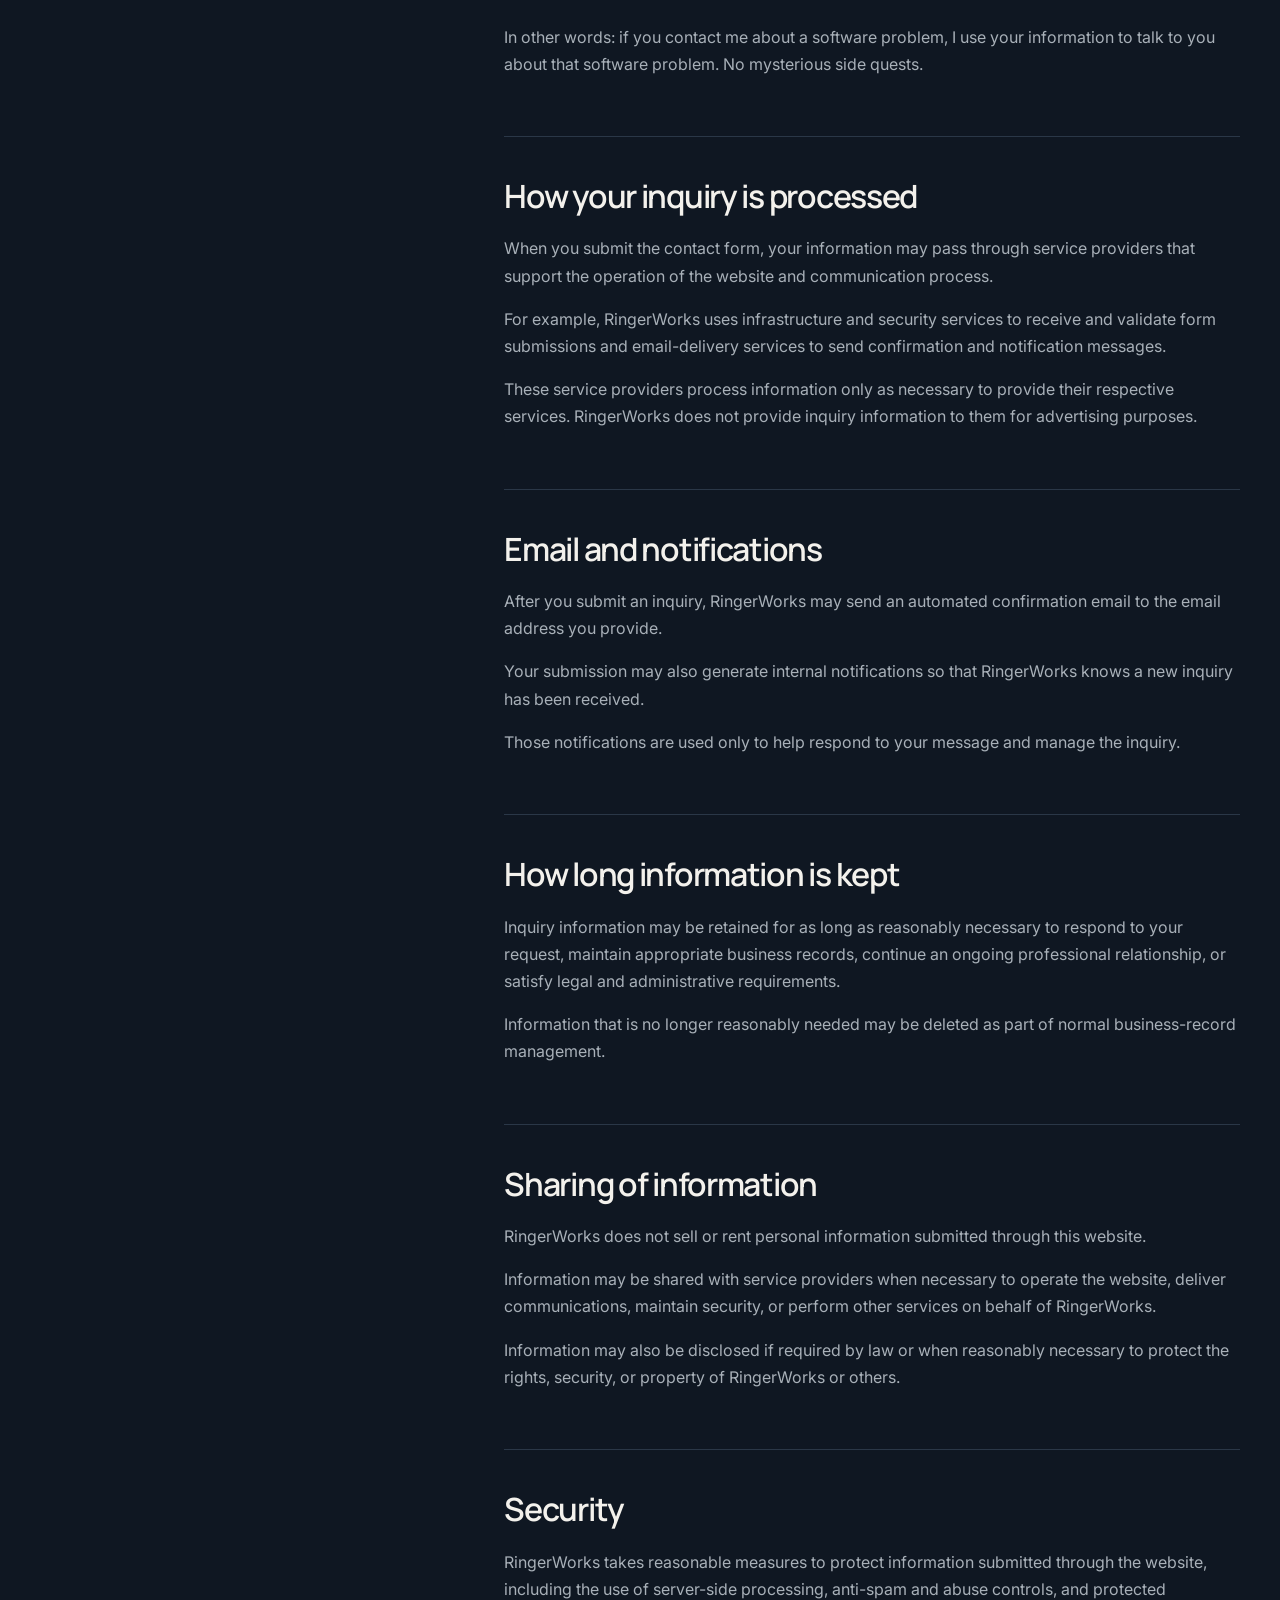
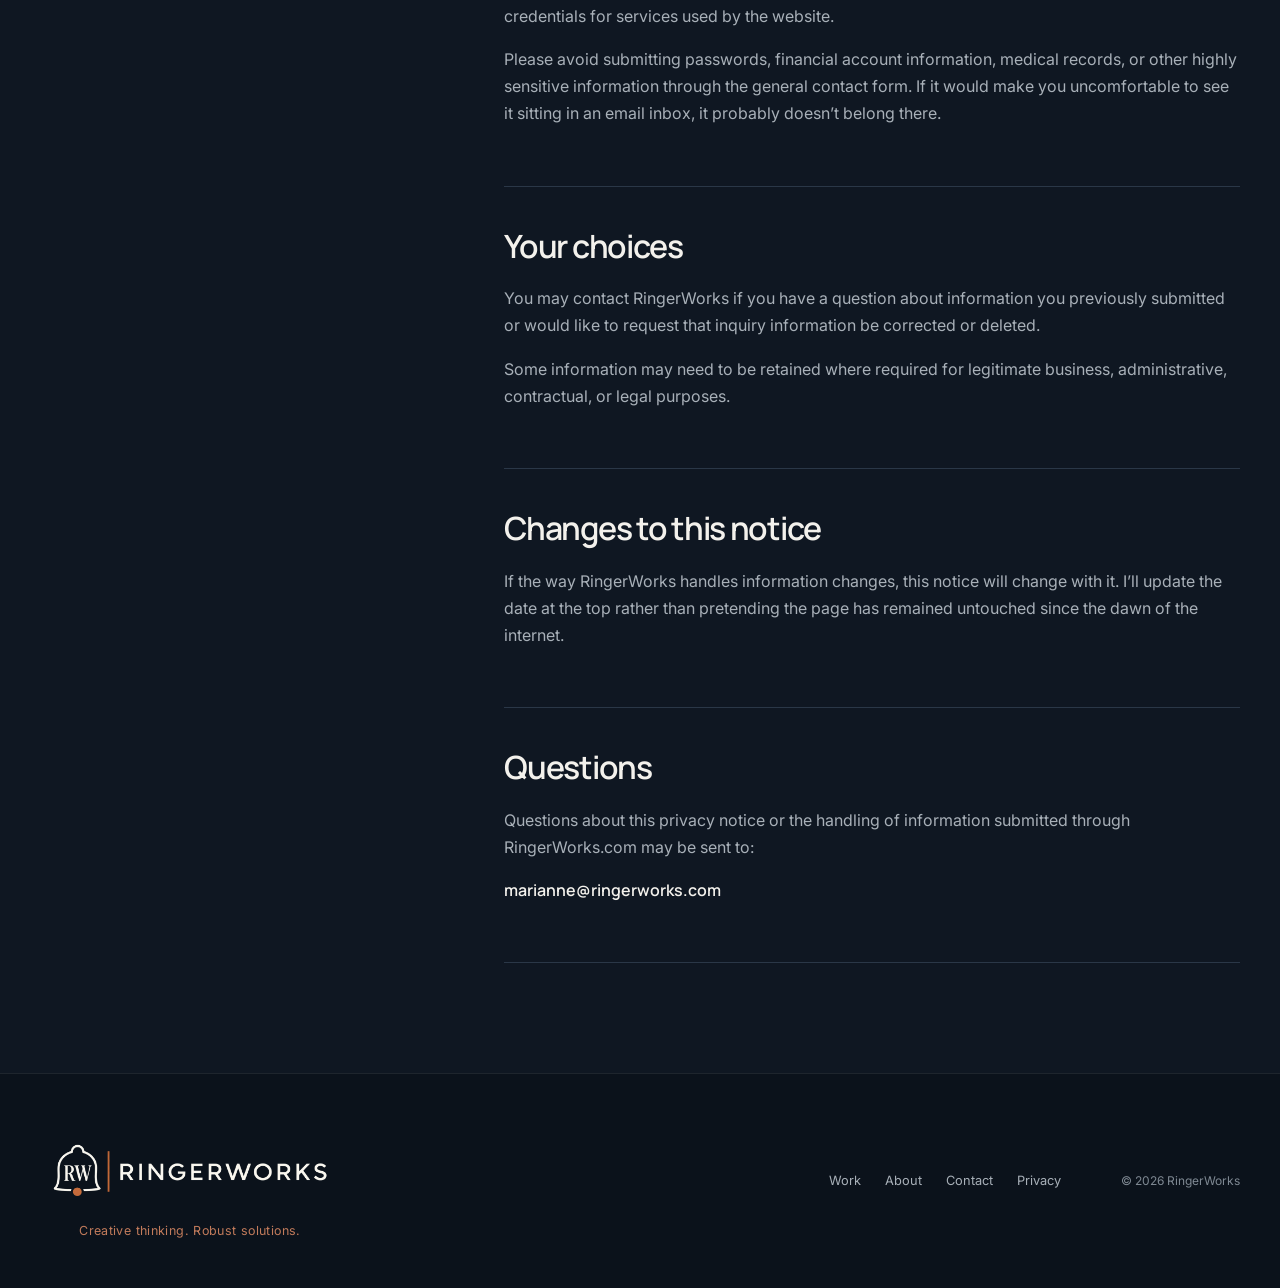
<file: privacy/index.html>
<!DOCTYPE html>
<html lang="en">

<head>
    <meta charset="utf-8">

    <meta name="viewport"
          content="width=device-width, initial-scale=1">

    <title>Privacy | RingerWorks</title>

    <meta name="description"
          content="Learn how RingerWorks collects, uses, protects, and processes information submitted through the RingerWorks website.">

    <!-- Typography -->
    <link rel="preconnect"
          href="https://fonts.googleapis.com">

    <link rel="preconnect"
          href="https://fonts.gstatic.com"
          crossorigin>

    <link href="https://fonts.googleapis.com/css2?family=Inter:wght@400;500;600&family=Manrope:wght@500;600;700&display=swap"
          rel="stylesheet">

    <!-- Site Styles -->
    <link rel="stylesheet"
          href="../assets/css/site.css">

    <link rel="canonical" href="https://ringerworks.com/privacy">
</head>


<body>

    <a class="skip-link"
       href="#main-content">
        Skip to content
    </a>


    <div id="site-header"></div>


    <main id="main-content">


        <!-- =====================================================
             PRIVACY HERO
             ===================================================== -->

        <section class="privacy-hero">

            <div class="container privacy-hero-inner">

                <p class="eyebrow">
                    PRIVACY
                </p>

                <h1>
                    Your information should be
                    treated with care.
                </h1>

                <p class="privacy-hero-lead">
                    Privacy policies are rarely anyone’s idea of a good time, so here’s the useful version: what RingerWorks collects, why it’s collected, and what happens to it.
                </p>

                <p class="privacy-updated">
                    Last updated: August 28, 2026
                </p>

            </div>

        </section>



        <!-- =====================================================
             PRIVACY CONTENT
             ===================================================== -->

        <section class="privacy-content section">

            <div class="container privacy-layout">

                <aside class="privacy-summary">

                    <p class="section-label">
                        THE SHORT VERSION
                    </p>

                    <p>
                        Information you submit through RingerWorks.com
                        is used to understand and respond to your inquiry.
                    </p>

                    <p>
                        It is not sold, rented, traded, bartered, or otherwise turned into somebody else’s marketing opportunity.
                    </p>

                </aside>


                <div class="privacy-sections">


                    <section class="privacy-section">

                        <h2>
                            Information collected
                        </h2>

                        <p>
                            When you submit the contact form, RingerWorks
                            may collect information you choose to provide,
                            including:
                        </p>

                        <ul>
                            <li>Your name</li>
                            <li>Your email address</li>
                            <li>Your phone number, if provided</li>
                            <li>Your company or organization, if provided</li>
                            <li>The type of software help you are seeking</li>
                            <li>
                                The description, requirements, questions,
                                or other information you include in your message
                            </li>
                        </ul>

                        <p>
                            The website may also process basic technical
                            information needed for security and operation,
                            such as information used to identify automated
                            or abusive form submissions.
                        </p>

                    </section>



                    <section class="privacy-section">

                        <h2>
                            How inquiry information is used
                        </h2>

                        <p>
                            Information submitted through the contact form
                            is used for purposes related to your inquiry,
                            including:
                        </p>

                        <ul>
                            <li>Reviewing and understanding your request</li>
                            <li>Responding to you</li>
                            <li>
                                Determining whether RingerWorks may be able
                                to assist with your project or technical problem
                            </li>
                            <li>
                                Communicating with you about potential or
                                ongoing work
                            </li>
                            <li>
                                Protecting the website from spam, abuse,
                                and automated submissions
                            </li>
                        </ul>

                        <p>
                            In other words: if you contact me about a software problem, I use your information to talk to you about that software problem. No mysterious side quests.
                        </p>

                    </section>



                    <section class="privacy-section">

                        <h2>
                            How your inquiry is processed
                        </h2>

                        <p>
                            When you submit the contact form, your information
                            may pass through service providers that support
                            the operation of the website and communication
                            process.
                        </p>

                        <p>
                            For example, RingerWorks uses infrastructure and
                            security services to receive and validate form
                            submissions and email-delivery services to send
                            confirmation and notification messages.
                        </p>

                        <p>
                            These service providers process information only
                            as necessary to provide their respective services.
                            RingerWorks does not provide inquiry information
                            to them for advertising purposes.
                        </p>

                    </section>



                    <section class="privacy-section">

                        <h2>
                            Email and notifications
                        </h2>

                        <p>
                            After you submit an inquiry, RingerWorks may send
                            an automated confirmation email to the email
                            address you provide.
                        </p>

                        <p>
                            Your submission may also generate internal
                            notifications so that RingerWorks knows a new
                            inquiry has been received.
                        </p>

                        <p>
                            Those notifications are used only to help respond
                            to your message and manage the inquiry.
                        </p>

                    </section>



                    <section class="privacy-section">

                        <h2>
                            How long information is kept
                        </h2>

                        <p>
                            Inquiry information may be retained for as long
                            as reasonably necessary to respond to your request,
                            maintain appropriate business records, continue
                            an ongoing professional relationship, or satisfy
                            legal and administrative requirements.
                        </p>

                        <p>
                            Information that is no longer reasonably needed
                            may be deleted as part of normal business-record
                            management.
                        </p>

                    </section>



                    <section class="privacy-section">

                        <h2>
                            Sharing of information
                        </h2>

                        <p>
                            RingerWorks does not sell or rent personal
                            information submitted through this website.
                        </p>

                        <p>
                            Information may be shared with service providers
                            when necessary to operate the website, deliver
                            communications, maintain security, or perform
                            other services on behalf of RingerWorks.
                        </p>

                        <p>
                            Information may also be disclosed if required
                            by law or when reasonably necessary to protect
                            the rights, security, or property of RingerWorks
                            or others.
                        </p>

                    </section>



                    <section class="privacy-section">

                        <h2>
                            Security
                        </h2>

                        <p>
                            RingerWorks takes reasonable measures to protect
                            information submitted through the website,
                            including the use of server-side processing,
                            anti-spam and abuse controls, and protected
                            credentials for services used by the website.
                        </p>

                        <p>
                            Please avoid submitting passwords, financial 
                            account information, medical records, or other 
                            highly sensitive information through the general 
                            contact form. If it would make you uncomfortable 
                            to see it sitting in an email inbox, it probably 
                            doesn’t belong there.
                        </p>

                    </section>



                    <section class="privacy-section">

                        <h2>
                            Your choices
                        </h2>

                        <p>
                            You may contact RingerWorks if you have a question
                            about information you previously submitted or
                            would like to request that inquiry information
                            be corrected or deleted.
                        </p>

                        <p>
                            Some information may need to be retained where
                            required for legitimate business, administrative,
                            contractual, or legal purposes.
                        </p>

                    </section>



                    <section class="privacy-section">

                        <h2>
                            Changes to this notice
                        </h2>

                        <p>
                            If the way RingerWorks handles information changes, 
                            this notice will change with it. I’ll update the date 
                            at the top rather than pretending the page has remained 
                            untouched since the dawn of the internet.
                        </p>

                    </section>



                    <section class="privacy-section">

                        <h2>
                            Questions
                        </h2>

                        <p>
                            Questions about this privacy notice or the handling
                            of information submitted through RingerWorks.com
                            may be sent to:
                        </p>

                        <p class="privacy-contact">
                            <a href="mailto:marianne@ringerworks.com">
                                marianne@ringerworks.com
                            </a>
                        </p>

                    </section>


                </div>

            </div>

        </section>


    </main>


    <div id="site-footer"></div>


    <script src="../assets/js/layout.js"></script>

</body>

</html>
</file>
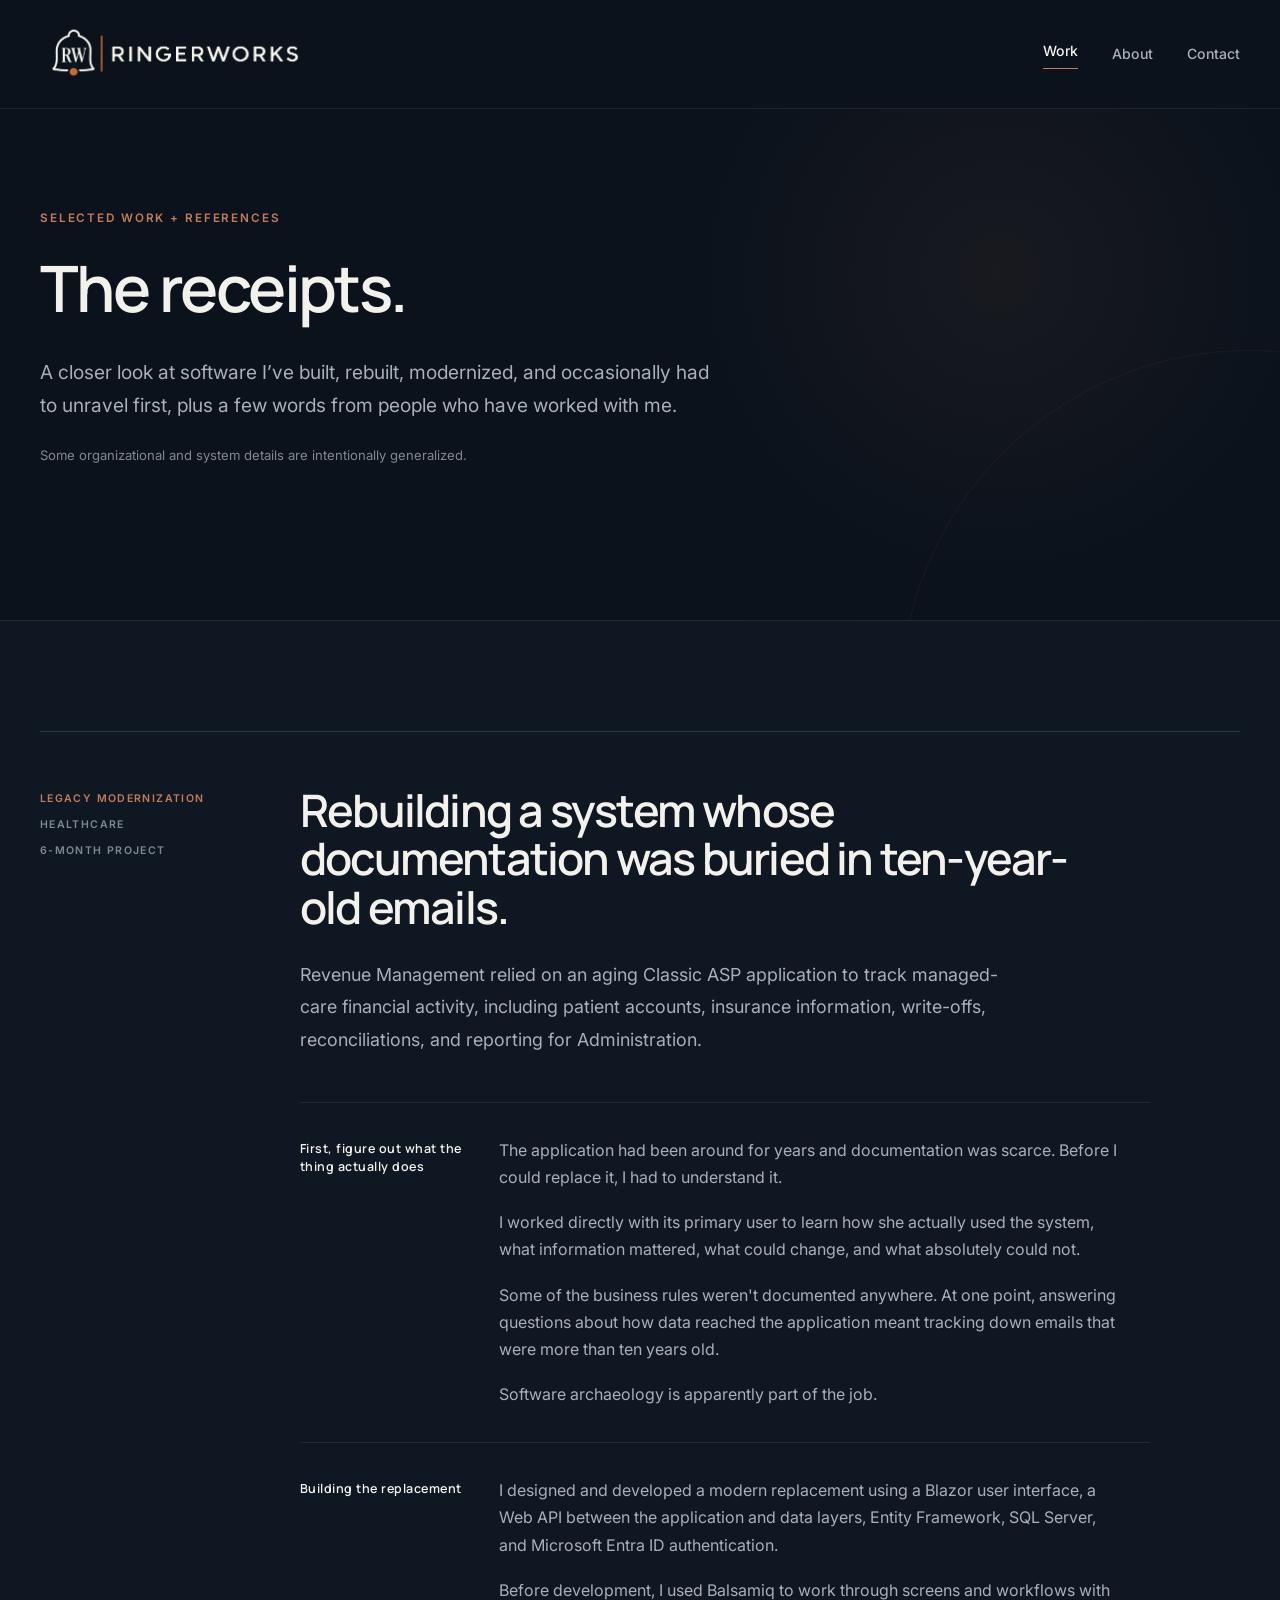
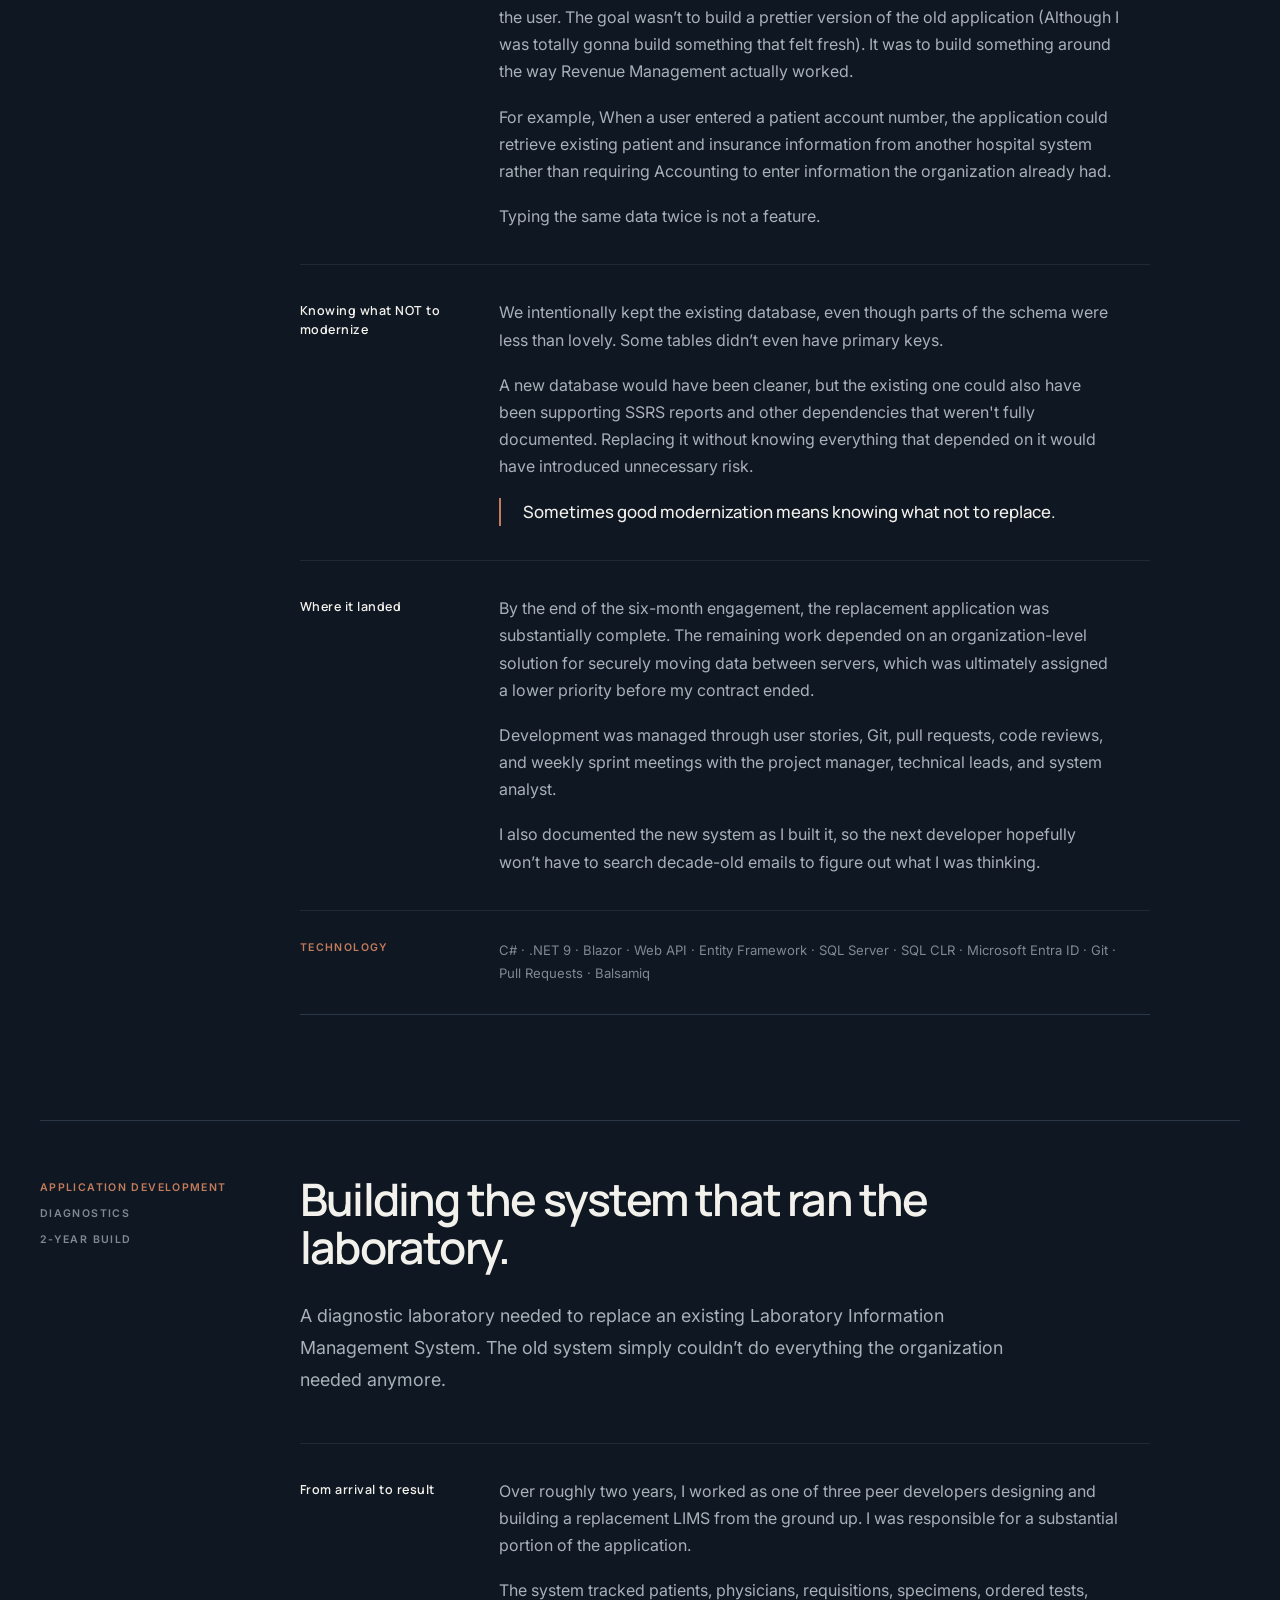
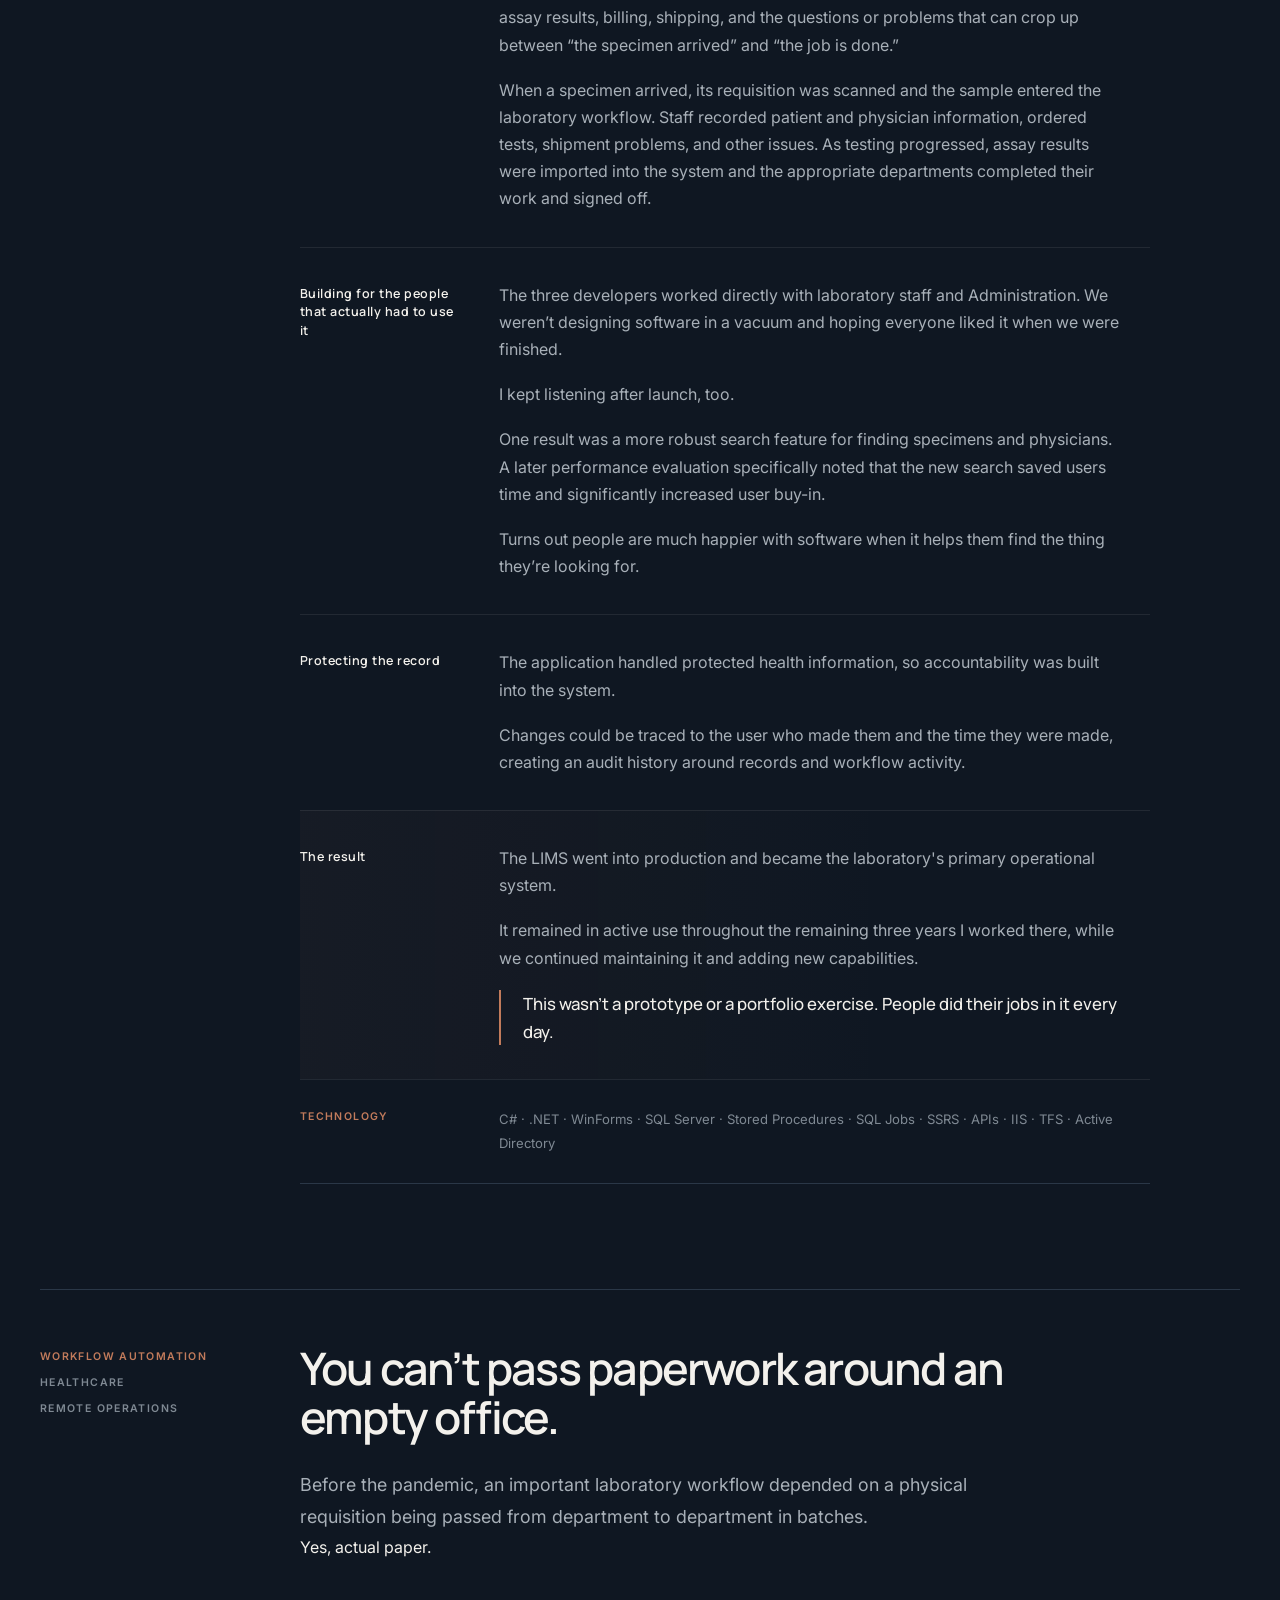
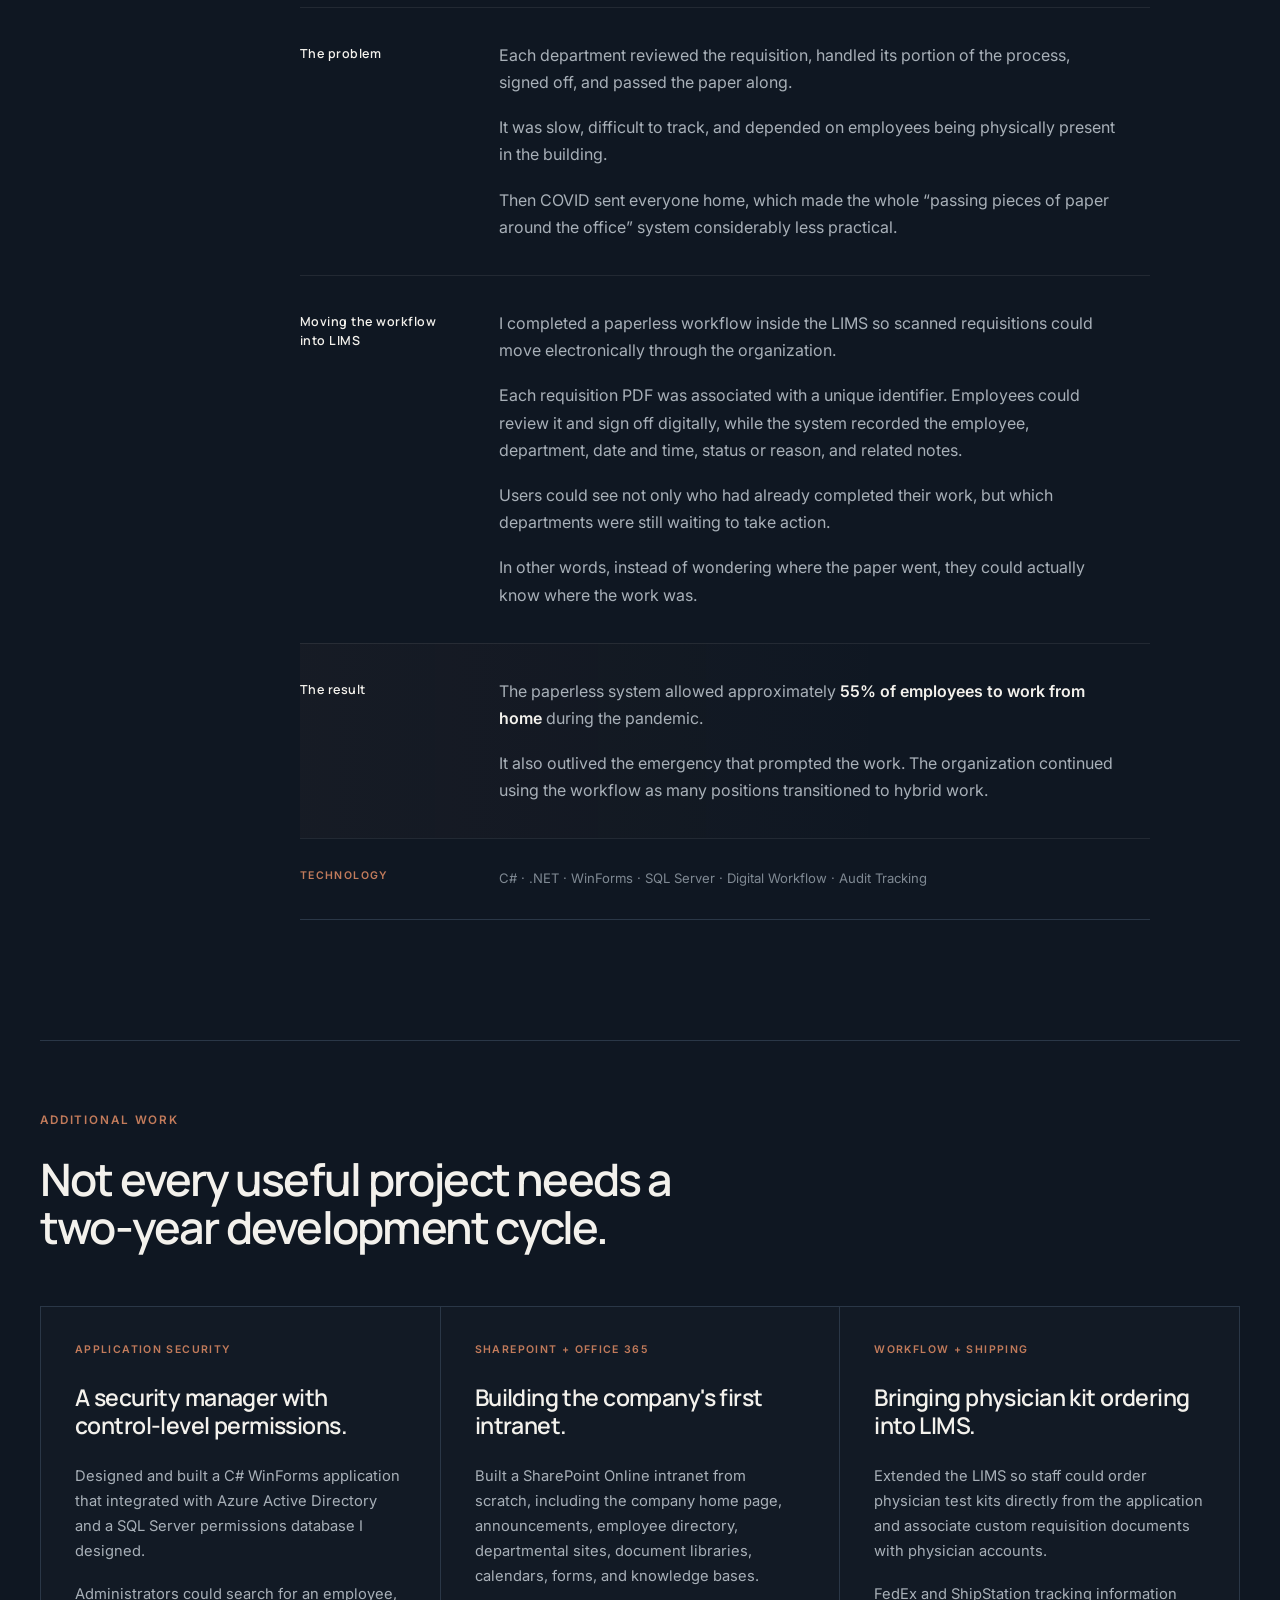
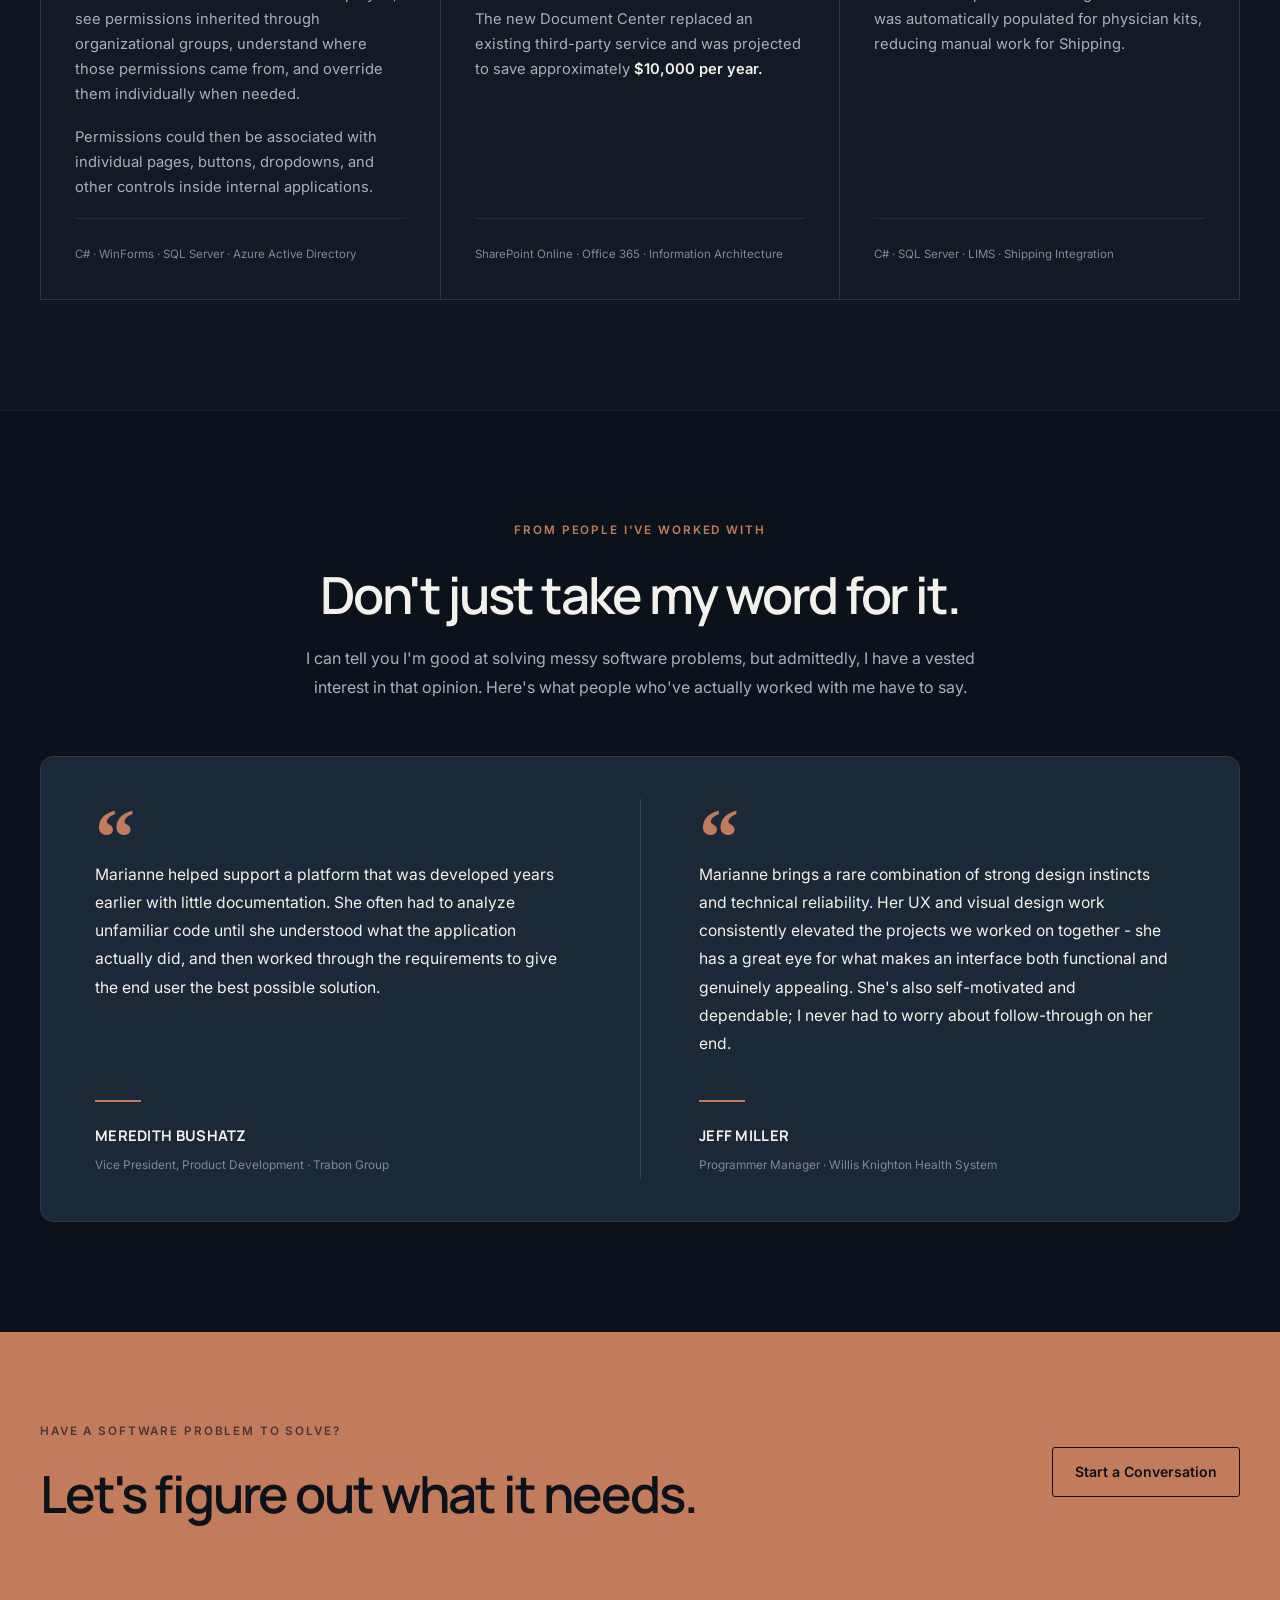
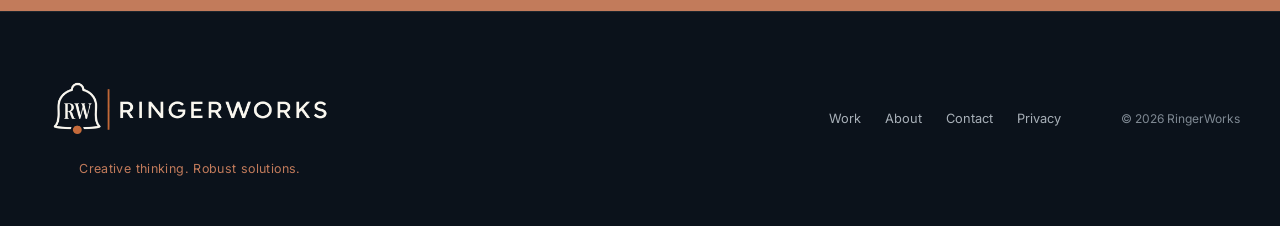
<file: work/index.html>
<!DOCTYPE html>
<html lang="en">

<head>
    <meta charset="utf-8">

    <meta name="viewport"
          content="width=device-width, initial-scale=1">

    <title>Software Development Case Studies | RingerWorks</title>

    <meta name="description"
          content="Selected software development work and professional references for Marianne Ringer of RingerWorks, including legacy modernization, integrations, databases, and business-critical applications.">

    <!-- Typography -->
    <link rel="preconnect"
          href="https://fonts.googleapis.com">

    <link rel="preconnect"
          href="https://fonts.gstatic.com"
          crossorigin>

    <link href="https://fonts.googleapis.com/css2?family=Inter:wght@400;500;600&family=Manrope:wght@500;600;700&display=swap"
          rel="stylesheet">

    <!-- Site Styles -->
    <link rel="stylesheet"
          href="../assets/css/site.css">

    <link rel="canonical" href="https://ringerworks.com/work">
</head>


<body>

    <a class="skip-link"
       href="#main-content">
        Skip to content
    </a>


    <div id="site-header"></div>


    <main id="main-content">


        <!-- =====================================================
         WORK HERO
         ===================================================== -->

        <section class="work-hero">

            <div class="container work-hero-inner">

                <p class="eyebrow">
                    SELECTED WORK + REFERENCES
                </p>


                <h1>
                    The receipts.
                </h1>


                <p class="work-hero-lead">
                    A closer look at software I’ve built, rebuilt,
                    modernized, and occasionally had to unravel first,
                    plus a few words from people who have worked with me.
                </p>

                <div class="work-projects-note">

                    <p>
                        <br />
                        Some organizational and system details are
                        intentionally generalized.
                    </p>

                </div>

            </div>

        </section>



        <!-- =====================================================
         PROJECTS
         ===================================================== -->
        <!-- =====================================================
    REPRESENTATIVE WORK
    ===================================================== -->

        <section class="work-projects section">

            <div class="container">
                <div class="case-study-list">


                    <!-- =================================================
                     CASE STUDY 1
                     MANAGED CARE MODERNIZATION
                     ================================================= -->

                    <article class="case-study">

                        <aside class="case-study-meta">

                            <span class="case-study-type">
                                LEGACY MODERNIZATION
                            </span>

                            <span>
                                HEALTHCARE
                            </span>

                            <span>
                                6-MONTH PROJECT
                            </span>

                        </aside>


                        <div class="case-study-content">

                            <header class="case-study-header">

                                <h3>
                                    Rebuilding a system whose documentation
                                    was buried in ten-year-old emails.
                                </h3>

                                <p class="case-study-lead">
                                    Revenue Management relied on an aging Classic ASP
                                    application to track managed-care financial activity,
                                    including patient accounts, insurance information,
                                    write-offs, reconciliations, and reporting for
                                    Administration.
                                </p>

                            </header>



                            <div class="case-study-section">

                                <h4>
                                    First, figure out what the thing actually does
                                </h4>

                                <div class="case-study-copy">

                                    <p>
                                        The application had been around for years and 
                                        documentation was scarce. Before I could replace it, 
                                        I had to understand it.
                                    </p>

                                    <p>
                                        I worked directly with its primary user to learn 
                                        how she actually used the system, what information 
                                        mattered, what could change, and what absolutely could not.
                                    </p>

                                    <p>
                                        Some of the business rules weren't documented
                                        anywhere. At one point, answering questions about
                                        how data reached the application meant tracking
                                        down emails that were more than ten years old.
                                    </p>

                                    <p>
                                        Software archaeology is apparently part of the job.
                                    </p>

                                </div>

                            </div>



                            <div class="case-study-section">

                                <h4>
                                    Building the replacement
                                </h4>

                                <div class="case-study-copy">

                                    <p>
                                        I designed and developed a modern replacement using
                                        a Blazor user interface, a Web API between the
                                        application and data layers, Entity Framework,
                                        SQL Server, and Microsoft Entra ID authentication.
                                    </p>

                                    <p>
                                        Before development, I used Balsamiq to work through 
                                        screens and workflows with the user. The goal wasn’t                                         
                                        to build a prettier version of the old application (Although I was totally gonna build something that felt fresh). 
                                        It was to build something around the way Revenue 
                                        Management actually worked.
                                    </p>

                                    <p>
                                        For example, When a user entered a patient account number, the
                                        application could retrieve existing patient and
                                        insurance information from another hospital system
                                        rather than requiring Accounting to enter information
                                        the organization already had.
                                    </p>

                                    <p> Typing the same data twice is not a feature.</p>

                                </div>

                            </div>



                            <div class="case-study-section">

                                <h4>
                                    Knowing what NOT to modernize
                                </h4>

                                <div class="case-study-copy">

                                    <p>
                                        We intentionally kept the existing database, even though parts of 
                                        the schema were less than lovely. Some tables didn’t even have 
                                        primary keys.
                                    </p>

                                    <p>
                                        A new database would have been cleaner, but the
                                        existing one could also have been supporting SSRS
                                        reports and other dependencies that weren't fully
                                        documented. Replacing it without knowing everything
                                        that depended on it would have introduced
                                        unnecessary risk.
                                    </p>

                                    <p class="case-study-emphasis">
                                        Sometimes good modernization means knowing what not to replace.
                                    </p>

                                </div>

                            </div>



                            <div class="case-study-section">

                                <h4>
                                    Where it landed
                                </h4>

                                <div class="case-study-copy">

                                    <p>
                                        By the end of the six-month engagement, the
                                        replacement application was substantially complete.
                                        The remaining work depended on an organization-level
                                        solution for securely moving data between servers,
                                        which was ultimately assigned a lower priority before
                                        my contract ended.
                                    </p>

                                    <p>
                                        Development was managed through user stories, Git,
                                        pull requests, code reviews, and weekly sprint
                                        meetings with the project manager, technical leads,
                                        and system analyst.
                                    </p>

                                    <p>
                                        I also documented the new system as I built it, so                                         
                                        the next developer hopefully won’t have to search 
                                        decade-old emails to figure out what I was thinking.
                                    </p>

                                </div>

                            </div>



                            <footer class="case-study-technology">

                                <span>
                                    TECHNOLOGY
                                </span>

                                <p>
                                    C# · .NET 9 · Blazor · Web API · Entity Framework ·
                                    SQL Server · SQL CLR · Microsoft Entra ID · Git ·
                                    Pull Requests · Balsamiq
                                </p>

                            </footer>

                        </div>

                    </article>




                    <!-- =================================================
                     CASE STUDY 2
                     LABORATORY INFORMATION MANAGEMENT SYSTEM
                     ================================================= -->

                    <article class="case-study">

                        <aside class="case-study-meta">

                            <span class="case-study-type">
                                APPLICATION DEVELOPMENT
                            </span>

                            <span>
                                DIAGNOSTICS
                            </span>

                            <span>
                                2-YEAR BUILD
                            </span>

                        </aside>


                        <div class="case-study-content">

                            <header class="case-study-header">

                                <h3>
                                    Building the system that ran
                                    the laboratory.
                                </h3>

                                <p class="case-study-lead">
                                    A diagnostic laboratory needed to replace an existing
                                    Laboratory Information Management System. The old system 
                                    simply couldn’t do everything the organization needed anymore.
                                </p>

                            </header>



                            <div class="case-study-section">

                                <h4>
                                    From arrival to result
                                </h4>

                                <div class="case-study-copy">

                                    <p>
                                        Over roughly two years, I worked as one of three
                                        peer developers designing and building a replacement
                                        LIMS from the ground up. I was responsible for a
                                        substantial portion of the application.
                                    </p>

                                    <p>
                                        The system tracked patients, physicians, requisitions,
                                        specimens, ordered tests, assay results, billing,
                                        shipping, and the questions or problems that can
                                        crop up between “the specimen arrived” and “the job is done.”
                                    </p>

                                    <p>
                                        When a specimen arrived, its requisition was scanned
                                        and the sample entered the laboratory workflow.
                                        Staff recorded patient and physician information,
                                        ordered tests, shipment problems, and other issues.
                                        As testing progressed, assay results were imported
                                        into the system and the appropriate departments
                                        completed their work and signed off.
                                    </p>

                                </div>

                            </div>



                            <div class="case-study-section">

                                <h4>
                                    Building for the people that actually had to use it
                                </h4>

                                <div class="case-study-copy">

                                    <p>
                                        The three developers worked directly with laboratory
                                        staff and Administration. We weren’t designing software in a vacuum
                                        and hoping everyone liked it when we were finished.
                                    </p>

                                    <p>I kept listening after launch, too.</p>
                                    
                                    <p>
                                        One result was a more robust search feature for finding 
                                        specimens and physicians. A later performance evaluation 
                                        specifically noted that the new search saved users time 
                                        and significantly increased user buy-in.
                                    </p>

                                    <p>
                                        Turns out people are much happier with software when it 
                                        helps them find the thing they’re looking for.
                                    </p>

                                </div>

                            </div>



                            <div class="case-study-section">

                                <h4>
                                    Protecting the record
                                </h4>

                                <div class="case-study-copy">

                                    <p>
                                        The application handled protected health information,
                                        so accountability was built into the system.
                                    </p>

                                    <p>
                                        Changes could be traced to the user who made them
                                        and the time they were made, creating an audit
                                        history around records and workflow activity.
                                    </p>

                                </div>

                            </div>



                            <div class="case-study-section case-study-result">

                                <h4>
                                    The result
                                </h4>

                                <div class="case-study-copy">

                                    <p>
                                        The LIMS went into production and became the
                                        laboratory's primary operational system.
                                    </p>

                                    <p>
                                        It remained in active use throughout the remaining
                                        three years I worked there, while we continued
                                        maintaining it and adding new capabilities.
                                    </p>

                                    <p class="case-study-emphasis">
                                        This wasn't a prototype or a portfolio exercise.
                                        People did their jobs in it every day.
                                    </p>

                                </div>

                            </div>



                            <footer class="case-study-technology">

                                <span>
                                    TECHNOLOGY
                                </span>

                                <p>
                                    C# · .NET · WinForms · SQL Server · Stored Procedures ·
                                    SQL Jobs · SSRS · APIs · IIS · TFS · Active Directory
                                </p>

                            </footer>

                        </div>

                    </article>




                    <!-- =================================================
                     CASE STUDY 3
                     PAPERLESS WORKFLOW
                     ================================================= -->

                    <article class="case-study">

                        <aside class="case-study-meta">

                            <span class="case-study-type">
                                WORKFLOW AUTOMATION
                            </span>

                            <span>
                                HEALTHCARE
                            </span>

                            <span>
                                REMOTE OPERATIONS
                            </span>

                        </aside>


                        <div class="case-study-content">

                            <header class="case-study-header">

                                <h3>
                                    You can’t pass paperwork around an empty office.
                                </h3>

                                <p class="case-study-lead">
                                    Before the pandemic, an important laboratory workflow
                                    depended on a physical requisition being passed from
                                    department to department in batches.
                                </p>

                                <p>Yes, actual paper.</p>

                            </header>



                            <div class="case-study-section">

                                <h4>
                                    The problem
                                </h4>

                                <div class="case-study-copy">

                                    <p>
                                        Each department reviewed the requisition, handled
                                        its portion of the process, signed off, and passed
                                        the paper along.
                                    </p>

                                    <p>
                                        It was slow, difficult to track, and depended on
                                        employees being physically present in the building.
                                    </p>

                                    <p>
                                        Then COVID sent everyone home, which made the whole 
                                        “passing pieces of paper around the office” system 
                                        considerably less practical.
                                    </p>

                                </div>

                            </div>



                            <div class="case-study-section">

                                <h4>
                                    Moving the workflow into LIMS
                                </h4>

                                <div class="case-study-copy">

                                    <p>
                                        I completed a paperless workflow inside the LIMS
                                        so scanned requisitions could move electronically
                                        through the organization.
                                    </p>

                                    <p>
                                        Each requisition PDF was associated with a unique
                                        identifier. Employees could review it and sign off
                                        digitally, while the system recorded the employee,
                                        department, date and time, status or reason, and
                                        related notes.
                                    </p>

                                    <p>
                                        Users could see not only who had already completed
                                        their work, but which departments were still waiting
                                        to take action.
                                    </p>

                                    <p>
                                        In other words, instead of wondering where the paper went, 
                                        they could actually know where the work was.
                                    </p>

                                </div>

                            </div>



                            <div class="case-study-section case-study-result">

                                <h4>
                                    The result
                                </h4>

                                <div class="case-study-copy">

                                    <p>
                                        The paperless system allowed approximately
                                        <strong>55% of employees to work from home</strong>
                                        during the pandemic.
                                    </p>

                                    <p>
                                        It also outlived the emergency that prompted the
                                        work. The organization continued using the workflow
                                        as many positions transitioned to hybrid work.
                                    </p>

                                </div>

                            </div>



                            <footer class="case-study-technology">

                                <span>
                                    TECHNOLOGY
                                </span>

                                <p>
                                    C# · .NET · WinForms · SQL Server ·
                                    Digital Workflow · Audit Tracking
                                </p>

                            </footer>

                        </div>

                    </article>


                </div>



                <!-- =====================================================
                 ADDITIONAL WORK
                 ===================================================== -->

                <section class="additional-work">

                    <div class="additional-work-heading">

                        <p class="section-label">
                            ADDITIONAL WORK
                        </p>

                        <h3>
                            Not every useful project needs
                            a two-year development cycle.
                        </h3>

                    </div>


                    <div class="additional-work-grid">


                        <!-- SECURITY MANAGER -->

                        <article class="additional-work-card">

                            <p class="additional-work-type">
                                APPLICATION SECURITY
                            </p>

                            <h4>
                                A security manager with control-level permissions.
                            </h4>

                            <p>
                                Designed and built a C# WinForms application that
                                integrated with Azure Active Directory and a SQL Server
                                permissions database I designed.
                            </p>

                            <p>
                                Administrators could search for an employee, see
                                permissions inherited through organizational groups,
                                understand where those permissions came from, and
                                override them individually when needed.
                            </p>

                            <p>
                                Permissions could then be associated with individual
                                pages, buttons, dropdowns, and other controls inside
                                internal applications.
                            </p>

                            <footer>
                                C# · WinForms · SQL Server · Azure Active Directory
                            </footer>

                        </article>



                        <!-- SHAREPOINT -->

                        <article class="additional-work-card">

                            <p class="additional-work-type">
                                SHAREPOINT + OFFICE 365
                            </p>

                            <h4>
                                Building the company's first intranet.
                            </h4>

                            <p>
                                Built a SharePoint Online intranet from scratch,
                                including the company home page, announcements,
                                employee directory, departmental sites, document
                                libraries, calendars, forms, and knowledge bases.
                            </p>

                            <p>
                                The new Document Center replaced an existing
                                third-party service and was projected to save
                                approximately <strong>$10,000 per year.</strong>
                            </p>

                            <footer>
                                SharePoint Online · Office 365 · Information Architecture
                            </footer>

                        </article>



                        <!-- PHYSICIAN KITS -->

                        <article class="additional-work-card">

                            <p class="additional-work-type">
                                WORKFLOW + SHIPPING
                            </p>

                            <h4>
                                Bringing physician kit ordering into LIMS.
                            </h4>

                            <p>
                                Extended the LIMS so staff could order physician
                                test kits directly from the application and associate
                                custom requisition documents with physician accounts.
                            </p>

                            <p>
                                FedEx and ShipStation tracking information was
                                automatically populated for physician kits,
                                reducing manual work for Shipping.
                            </p>

                            <footer>
                                C# · SQL Server · LIMS · Shipping Integration
                            </footer>

                        </article>


                    </div>

                </section>

            </div>

        </section>



        <!-- =====================================================
         REFERENCES
         ===================================================== -->

        <section class="references section">

            <div class="container">

                <div class="references-heading">

                    <p class="section-label">
                        FROM PEOPLE I'VE WORKED WITH
                    </p>

                    <h2>
                        Don't just take my word for it.
                    </h2>

                    <p class="references-intro">
                        I can tell you I'm good at solving messy software problems,
                        but admittedly, I have a vested interest in that opinion.
                        Here's what people who've actually worked with me have to say.
                    </p>

                </div>

                <div class="reference-panel">

                    <div class="reference-grid">

                        <blockquote class="reference-card">

                            <div class="reference-quote-mark" aria-hidden="true">“</div>

                            <p>
                                Marianne helped support a platform that was
                                developed years earlier with little documentation.
                                She often had to analyze unfamiliar code until she
                                understood what the application actually did, and
                                then worked through the requirements to give the
                                end user the best possible solution.
                            </p>

                            <footer>
                                <span class="reference-rule"></span>

                                <strong>
                                    Meredith Bushatz
                                </strong>

                                <span>
                                    Vice President, Product Development · Trabon Group
                                </span>
                            </footer>

                        </blockquote>


                        <blockquote class="reference-card">

                            <div class="reference-quote-mark" aria-hidden="true">“</div>

                            <p>
                                Marianne brings a rare combination of strong design instincts and technical reliability.
                                Her UX and visual design work consistently elevated the projects we worked on together -
                                she has a great eye for what makes an interface both functional and genuinely appealing.
                                She's also self-motivated and dependable; I never had to worry about follow-through on her end.
                            </p>

                            <footer>
                                <span class="reference-rule"></span>

                                <strong>
                                    Jeff Miller
                                </strong>

                                <span>
                                    Programmer Manager · Willis Knighton Health System
                                </span>
                            </footer>

                        </blockquote>

                    </div>

                </div>

            </div>

        </section>



        <!-- =====================================================
         CONTACT CTA
         ===================================================== -->

        <section class="contact-cta">

            <div class="container contact-cta-inner">

                <div>

                    <p class="section-label">
                        HAVE A SOFTWARE PROBLEM TO SOLVE?
                    </p>


                    <h2>
                        Let's figure out what it needs.
                    </h2>

                </div>


                <a href="../contact"
                   class="button button-light">

                    Start a Conversation

                </a>

            </div>

        </section>


    </main>


    <div id="site-footer"></div>


    <script src="../assets/js/layout.js"></script>

</body>

</html>
</file>
<file: assets/css/site.css>
/* ============================================================
   RINGERWORKS
   Core Site Styles
   ============================================================ */


/* ------------------------------------------------------------
   DESIGN TOKENS
   ------------------------------------------------------------ */

:root {
    --bg: #0f1722;
    --bg-deep: #0b121b;
    --bg-soft: #162130;
    --surface: #1b2838;
    --text: #f3f1ec;
    --text-soft: #a8b0b8;
    --text-muted: #7f8993;
    --border: #2a3747;
    --border-soft: rgba(255, 255, 255, 0.08);
    --accent: #c27b5b;
    --accent-hover: #d88f6d;
    --max-width: 1200px;
    --content-width: 820px;
    --font-heading: "Manrope", sans-serif;
    --font-body: "Inter", sans-serif;
}



/* ============================================================
   BASE
   ============================================================ */

*,
*::before,
*::after {
    box-sizing: border-box;
}


html {
    scroll-behavior: smooth;
}


body {
    margin: 0;
    background: var(--bg);
    color: var(--text);
    font-family: var(--font-body);
    font-size: 16px;
    line-height: 1.7;
    -webkit-font-smoothing: antialiased;
}


a {
    color: inherit;
}


img {
    display: block;
    max-width: 100%;
}


.container {
    width: min(calc(100% - 64px), var(--max-width));
    margin-inline: auto;
}


.narrow {
    max-width: var(--content-width);
}


.section {
    padding-block: 110px;
}


h1,
h2,
h3 {
    margin: 0;
    font-family: var(--font-heading);
    font-weight: 600;
    line-height: 1.08;
    letter-spacing: -0.04em;
}


h2 {
    font-size: clamp(2.3rem, 4vw, 4rem);
}


p {
    margin-top: 0;
}


.section-label,
.eyebrow {
    margin-bottom: 24px;
    color: var(--accent);
    font-size: 0.73rem;
    font-weight: 600;
    letter-spacing: 0.16em;
    text-transform: uppercase;
}


.large-copy {
    color: var(--text-soft);
    font-size: clamp(1.05rem, 1.5vw, 1.25rem);
    line-height: 1.8;
}



/* ============================================================
   ACCESSIBILITY
   ============================================================ */

.skip-link {
    position: absolute;
    top: -100px;
    left: 20px;
    z-index: 1000;
    padding: 10px 16px;
    background: var(--text);
    color: var(--bg);
    text-decoration: none;
}


    .skip-link:focus {
        top: 20px;
    }


a:focus-visible,
button:focus-visible,
input:focus-visible,
textarea:focus-visible,
select:focus-visible {
    outline: 2px solid var(--accent-hover);
    outline-offset: 4px;
}



/* ============================================================
   HEADER
   ============================================================ */

.site-header {
    background: var(--bg-deep);
    border-bottom: 1px solid var(--border-soft);
}


.header-inner {
    min-height: 108px;
    display: flex;
    align-items: center;
    justify-content: space-between;
}


.brand {
    display: flex;
    align-items: center;
    text-decoration: none;
}

.brand-logo {
    display: block;
    width: auto;
    height: 90px;
}


.main-nav {
    display: flex;
    align-items: center;
    gap: 34px;
}


    .main-nav a {
        color: var(--text-soft);
        font-size: 0.88rem;
        font-weight: 500;
        text-decoration: none;
        transition: color 160ms ease;
    }


        .main-nav a:hover,
        .main-nav a:focus-visible {
            color: var(--accent-hover);
        }


    .main-nav .nav-current {
        color: var(--text);
    }


        .main-nav .nav-current::after {
            content: "";
            display: block;
            width: 100%;
            height: 1px;
            margin-top: 5px;
            background: var(--accent);
        }



/* ============================================================
   BUTTONS + TEXT LINKS
   ============================================================ */

.button {
    display: inline-flex;
    align-items: center;
    justify-content: center;
    min-height: 50px;
    padding: 0 22px;
    border: 1px solid transparent;
    border-radius: 3px;
    font-family: var(--font-body);
    font-size: 0.88rem;
    font-weight: 600;
    text-decoration: none;
    transition: background 160ms ease, border-color 160ms ease, color 160ms ease;
}


.button-primary {
    background: var(--accent);
    color: var(--bg-deep);
}


    .button-primary:hover,
    .button-primary:focus-visible {
        background: var(--accent-hover);
    }


.button-light {
    border-color: var(--text);
    color: var(--text);
}


    .button-light:hover,
    .button-light:focus-visible {
        background: var(--text);
        color: var(--bg-deep);
    }


.button-dark {
    background: var(--bg-deep);
    color: var(--text);
    border-color: var(--bg-deep);
}


    .button-dark:hover,
    .button-dark:focus-visible {
        background: transparent;
        color: var(--bg-deep);
    }


.text-link {
    display: inline-flex;
    align-items: center;
    gap: 10px;
    color: var(--text);
    font-size: 0.88rem;
    font-weight: 500;
    text-decoration: none;
}


    .text-link span {
        color: var(--accent);
        transition: transform 160ms ease;
    }


    .text-link:hover span,
    .text-link:focus-visible span {
        transform: translateX(4px);
    }



/* ============================================================
   COMMON SECTION HEADING
   ============================================================ */

.section-heading {
    display: grid;
    grid-template-columns: minmax(0, 1.25fr) minmax(280px, 0.75fr);
    gap: 80px;
    align-items: end;
    margin-bottom: 72px;
}


    .section-heading > div {
        min-width: 0;
    }


    .section-heading > p {
        max-width: 440px;
        margin: 0;
        color: var(--text-soft);
    }



/* ============================================================
   HOME PAGE
   ============================================================ */


/* ------------------------------------------------------------
   HERO
   ------------------------------------------------------------ */

.hero {
    position: relative;
    min-height: 620px;
    display: flex;
    align-items: center;
    overflow: hidden;
    background: radial-gradient( circle at 75% 35%, rgba(194, 123, 91, 0.07), transparent 32% ), var(--bg-deep);
}


    .hero::after {
        content: "";
        position: absolute;
        right: -180px;
        bottom: -280px;
        width: 650px;
        height: 650px;
        border: 1px solid rgba(194, 123, 91, 0.12);
        border-radius: 50%;
        pointer-events: none;
    }


.hero-inner {
    position: relative;
    z-index: 1;
    display: grid;
    grid-template-columns: minmax(0, 1fr) 220px;
    gap: 100px;
    align-items: end;
    padding-block: 95px;
}


.hero-copy {
    min-width: 0;
}


.hero h1 {
    max-width: 880px;
    font-size: clamp( 3.5rem, 5.5vw, 5.8rem );
}


    .hero h1 span {
        color: var(--text-soft);
    }


.hero-description {
    max-width: 650px;
    margin-top: 36px;
    margin-bottom: 0;
    color: var(--text-soft);
    font-size: clamp( 1.05rem, 1.4vw, 1.2rem );
}


.hero-actions {
    display: flex;
    align-items: center;
    gap: 30px;
    margin-top: 44px;
}


.hero-detail {
    padding-bottom: 8px;
}


.hero-rule {
    width: 100%;
    height: 1px;
    margin-bottom: 22px;
    background: var(--accent);
}


.hero-detail p {
    margin: 0;
    color: var(--text-muted);
    font-size: 0.76rem;
    line-height: 1.9;
    letter-spacing: 0.12em;
    text-transform: uppercase;
}



/* ------------------------------------------------------------
   SERVICES / CAPABILITIES
   ------------------------------------------------------------ */

.digital-capabilities {
    background: var(--bg-soft);
    border-block: 1px solid var(--border-soft);
}


.capability-grid {
    display: grid;
    grid-template-columns: repeat(3, minmax(0, 1fr));
    border-top: 1px solid var(--border);
    border-left: 1px solid var(--border);
}

.capability-grid-four {
    grid-template-columns: repeat(2, minmax(0, 1fr));
}


.capability-card {
    position: relative;
    min-height: 280px;
    padding: 38px;
    background: rgba(255, 255, 255, 0.012);
    border-right: 1px solid var(--border);
    border-bottom: 1px solid var(--border);
    transition: background 160ms ease;
}


    .capability-card:hover {
        background: rgba(255, 255, 255, 0.025);
    }


    .capability-card h3 {
        margin-bottom: 18px;
        font-size: clamp( 1.45rem, 2vw, 2rem );
    }


    .capability-card p {
        margin-bottom: 0;
        color: var(--text-soft);
    }


.capability-card-accent::before {
    content: "";
    position: absolute;
    top: 0;
    left: 0;
    width: 3px;
    height: 100%;
    background: var(--accent);
}



/* ------------------------------------------------------------
   PROBLEMS / VALUE
   ------------------------------------------------------------ */

.problem-section {
    background: var(--bg-deep);
}


.problem-grid {
    display: grid;
    grid-template-columns: 0.85fr 1.15fr;
    gap: 110px;
}


    .problem-grid > div:first-child {
        position: sticky;
        top: 50px;
        align-self: start;
    }


.problem-item {
    padding-block: 32px;
    border-top: 1px solid var(--border);
}


    .problem-item:last-child {
        border-bottom: 1px solid var(--border);
    }


    .problem-item h3 {
        margin-bottom: 14px;
        font-size: clamp( 1.35rem, 2vw, 1.8rem );
        letter-spacing: -0.025em;
    }


    .problem-item p {
        max-width: 650px;
        margin-bottom: 0;
        color: var(--text-soft);
    }



/* ------------------------------------------------------------
   TECHNOLOGY
   ------------------------------------------------------------ */

.technology-section {
    background: var(--bg);
}


.technology-heading {
    max-width: 760px;
    margin-bottom: 70px;
}


    .technology-heading h2 {
        margin-bottom: 24px;
    }


    .technology-heading > p:last-child {
        max-width: 570px;
        color: var(--text-soft);
    }


.technology-grid {
    display: grid;
    grid-template-columns: repeat(5, minmax(0, 1fr));
    border-top: 1px solid var(--border);
    border-bottom: 1px solid var(--border);
}


.technology-group {
    padding: 32px 25px;
    border-right: 1px solid var(--border);
}


    .technology-group:first-child {
        border-left: 1px solid var(--border);
    }


.technology-label {
    min-height: 42px;
    margin-bottom: 24px;
    color: var(--accent);
    font-size: 0.68rem;
    font-weight: 600;
    letter-spacing: 0.14em;
    text-transform: uppercase;
}


.technology-group ul {
    padding: 0;
    margin: 0;
    list-style: none;
}


.technology-group li {
    padding-block: 8px;
    color: var(--text-soft);
    font-size: 0.9rem;
}




/* ------------------------------------------------------------
   ABOUT PREVIEW
   ------------------------------------------------------------ */

.about-preview {
    background: var(--bg);
}


.about-preview-grid {
    display: grid;
    grid-template-columns: 0.9fr 1.1fr;
    gap: 100px;
}


.about-preview .large-copy {
    margin-bottom: 34px;
}


.about-preview-copy {
    margin-top: -10px;
    margin-bottom: 32px;
    color: var(--text-soft);
}



/* ============================================================
   ABOUT PAGE
   ============================================================ */


/* ------------------------------------------------------------
   ABOUT HERO
   ------------------------------------------------------------ */

.about-hero {
    position: relative;
    overflow: hidden;
    background: radial-gradient( circle at 78% 32%, rgba(194, 123, 91, 0.07), transparent 29% ), var(--bg-deep);
    border-bottom: 1px solid var(--border-soft);
}


    .about-hero::before {
        content: "";
        position: absolute;
        left: -300px;
        bottom: -420px;
        width: 700px;
        height: 700px;
        border: 1px solid rgba(194, 123, 91, 0.08);
        border-radius: 50%;
        pointer-events: none;
    }


.about-hero-grid {
    position: relative;
    z-index: 1;
    display: grid;
    /*
        Give the headline more room than the portrait.
    */
    grid-template-columns: minmax(0, 1.35fr) minmax(300px, 0.65fr);
    gap: 60px;
    align-items: center;
    padding-block: 100px;
}


.about-hero-copy {
    min-width: 0;
}


.about-hero h1 {
    max-width: 780px;
    /*
        Smaller than the homepage hero because
        this headline shares the row with a portrait.
    */
    font-size: clamp( 2.9rem, 3.2vw, 3.5rem );
}


.about-hero-line {
    display: block;
    /*
        IMPORTANT:
        Never force these lines to remain unbroken.
        They are allowed to wrap before reaching
        the portrait.
    */
    white-space: normal;
}


.about-hero-muted {
    color: var(--text-soft);
}


.about-hero-lead {
    max-width: 620px;
    margin-top: 36px;
    margin-bottom: 18px;
    color: var(--text);
    font-size: clamp( 1.18rem, 1.55vw, 1.4rem );
    line-height: 1.6;
}


.about-hero-description {
    max-width: 620px;
    margin-bottom: 0;
    color: var(--text-soft);
    font-size: 1.02rem;
}



/* ------------------------------------------------------------
   ABOUT PORTRAIT
   ------------------------------------------------------------ */

.about-portrait {
    position: relative;
    width: min(100%, 380px);
    margin: 0 0 0 auto;
}


    .about-portrait::before {
        content: "";
        position: absolute;
        top: 24px;
        left: -24px;
        width: 100%;
        height: calc(100% - 56px);
        border: 1px solid rgba(194, 123, 91, 0.45);
        pointer-events: none;
    }


.about-portrait-frame {
    position: relative;
    z-index: 1;
    aspect-ratio: 4 / 5;
    overflow: hidden;
    background: var(--surface);
}


.about-portrait img {
    width: 100%;
    height: 100%;
    object-fit: cover;
    object-position: center 38%;
}


.about-portrait figcaption {
    position: relative;
    z-index: 2;
    display: flex;
    flex-direction: column;
    gap: 2px;
    padding-top: 18px;
    font-family: var(--font-heading);
    font-size: 0.94rem;
    font-weight: 600;
}


    .about-portrait figcaption span {
        color: var(--text-muted);
        font-family: var(--font-body);
        font-size: 0.72rem;
        font-weight: 500;
        letter-spacing: 0.08em;
        text-transform: uppercase;
    }



/* ------------------------------------------------------------
   ABOUT STORY
   ------------------------------------------------------------ */

.about-story {
    background: var(--bg);
}


.about-story-grid {
    display: grid;
    grid-template-columns: 0.7fr 1.3fr;
    gap: 95px;
    align-items: start;
}


.about-story-intro h2 {
    margin-bottom: 32px;
}


.about-story-lead {
    max-width: 420px;
    margin-bottom: 0;
    color: var(--text-soft);
    font-size: clamp( 1.05rem, 1.45vw, 1.22rem );
    line-height: 1.75;
}


.about-story-copy {
    max-width: 700px;
}


    .about-story-copy > p:not(.about-aside) {
        color: var(--text-soft);
    }


    .about-story-copy p + p {
        margin-top: 24px;
    }


    .about-story-copy strong {
        color: var(--text);
        font-weight: 600;
    }



/* ------------------------------------------------------------
   ABOUT PULL QUOTE
   ------------------------------------------------------------ */

.about-aside {
    max-width: 650px;
    margin-top: 42px !important;
    margin-bottom: 0;
    padding: 16px 0 16px 28px;
    color: var(--text) !important;
    font-family: var(--font-heading);
    font-size: clamp( 1.15rem, 1.8vw, 1.4rem );
    font-weight: 500;
    line-height: 1.5;
    border-left: 2px solid var(--accent);
    background: transparent;
}



/* ------------------------------------------------------------
   ABOUT STRENGTHS
   ------------------------------------------------------------ */

.about-strengths {
    background: var(--bg-soft);
    border-block: 1px solid var(--border-soft);
}


.about-strengths-heading {
    display: grid;
    grid-template-columns: 1.15fr 0.85fr;
    gap: 90px;
    align-items: end;
    margin-bottom: 64px;
}


    .about-strengths-heading h2 {
        max-width: 650px;
    }


    .about-strengths-heading > p {
        max-width: 440px;
        margin: 0;
        color: var(--text-soft);
    }


.about-strengths-grid {
    display: grid;
    grid-template-columns: repeat(2, minmax(0, 1fr));
    border-top: 1px solid var(--border);
    border-left: 1px solid var(--border);
}


.strength-card {
    min-height: 250px;
    padding: 40px;
    border-right: 1px solid var(--border);
    border-bottom: 1px solid var(--border);
    background: rgba(255, 255, 255, 0.012);
}


    .strength-card h3 {
        margin-bottom: 18px;
        font-size: clamp( 1.55rem, 2.3vw, 2.05rem );
    }


    .strength-card p {
        max-width: 500px;
        margin-bottom: 0;
        color: var(--text-soft);
    }



/* ------------------------------------------------------------
   ABOUT PRINCIPLES
   ------------------------------------------------------------ */

.about-principles {
    background: var(--bg-deep);
}


.principles-heading {
    max-width: 760px;
    margin-bottom: 60px;
}


.principles-grid {
    display: grid;
    grid-template-columns: repeat(2, minmax(0, 1fr));
    border-top: 1px solid var(--border);
    border-left: 1px solid var(--border);
}


.principle-card {
    min-height: 230px;
    padding: 38px 40px;
    border-right: 1px solid var(--border);
    border-bottom: 1px solid var(--border);
}


    .principle-card h3 {
        margin-bottom: 16px;
        font-size: clamp( 1.45rem, 2.2vw, 1.95rem );
    }


    .principle-card p {
        max-width: 490px;
        margin-bottom: 0;
        color: var(--text-soft);
    }



/* ------------------------------------------------------------
   ABOUT PERSONAL
   ------------------------------------------------------------ */

.about-personal {
    padding-block: 90px;
    background: var(--bg);
}


.about-personal-grid {
    display: grid;
    grid-template-columns: 0.9fr 1.1fr;
    gap: 95px;
    align-items: start;
}


.about-personal h2 {
    max-width: 540px;
    font-size: clamp( 2.5rem, 4vw, 3.8rem );
}


.about-personal-copy {
    max-width: 650px;
}


    .about-personal-copy p:not(.large-copy) {
        color: var(--text-soft);
    }


    .about-personal-copy p + p {
        margin-top: 20px;
    }


    .about-personal-copy .large-copy {
        margin-bottom: 24px;
    }



/* ============================================================
   CONTACT CTA
   ============================================================ */

.contact-cta {
    padding-block: 90px;
    background: var(--accent);
    color: var(--bg-deep);
}


    .contact-cta .section-label {
        color: rgba(15, 23, 34, 0.67);
    }


    .contact-cta h2 {
        font-size: clamp( 2rem, 4vw, 3.7rem );
    }


.contact-cta-inner {
    display: flex;
    align-items: center;
    justify-content: space-between;
    gap: 60px;
}


.contact-cta .button-light {
    flex-shrink: 0;
    border-color: var(--bg-deep);
    color: var(--bg-deep);
}


    .contact-cta .button-light:hover,
    .contact-cta .button-light:focus-visible {
        background: var(--bg-deep);
        color: var(--text);
    }



/* ============================================================
   FOOTER
   ============================================================ */

.site-footer {
    padding-block: 48px;
    background: var(--bg-deep);
    border-top: 1px solid var(--border-soft);
}


.footer-inner {
    display: grid;
    grid-template-columns: 1fr auto auto;
    gap: 60px;
    align-items: center;
}

.footer-logo {
    display: block;
    width: 300px;
    height: auto;
}

.footer-brand {
    display: flex;
    flex-direction: column;
    align-items: center;
    width: 300px;
    gap: 8px;
}

    .footer-brand > a {
        display: block;
        text-decoration: none;
    }

.footer-tagline {
    width: 100%;
    margin: 0;
    color: var(--accent);
    font-size: 0.78rem;
    letter-spacing: 0.03em;
    line-height: 1.4;
    text-align: center;
    text-decoration: none;
}


.footer-brand > span {
    font-family: var(--font-heading);
    font-weight: 600;
}


.footer-brand small {
    color: var(--text-muted);
}


.footer-nav {
    display: flex;
    gap: 24px;
}


    .footer-nav a {
        color: var(--text-soft);
        font-size: 0.8rem;
        text-decoration: none;
        transition: color 160ms ease;
    }


        .footer-nav a:hover,
        .footer-nav a:focus-visible {
            color: var(--accent);
        }


.copyright {
    margin: 0;
    color: var(--text-muted);
    font-size: 0.75rem;
}



/* ============================================================
   MEDIUM DESKTOP
   ============================================================ */

@media (max-width: 1050px) {

    /*
        The About hero stacks earlier than the rest
        of the site so the headline and portrait never
        compete for horizontal space.
    */

    .about-hero-grid {
        grid-template-columns: 1fr;
        gap: 55px;
        padding-block: 85px;
    }


    .about-hero h1 {
        max-width: 760px;
        font-size: clamp( 3rem, 5.5vw, 3.8rem );
    }


    .about-portrait {
        width: min(100%, 380px);
        margin-left: 0;
    }
}



/* ============================================================
   TABLET
   ============================================================ */

@media (max-width: 900px) {

    .section {
        padding-block: 90px;
    }


    /* HEADER */

    .header-inner {
        min-height: auto;
        padding-block: 26px;
        align-items: flex-start;
        flex-direction: column;
        gap: 24px;
    }


    /* COMMON SECTION HEADINGS */

    .section-heading {
        grid-template-columns: 1fr;
        gap: 44px;
        margin-bottom: 60px;
    }


        .section-heading > p {
            max-width: 620px;
        }


    /* HOME HERO */

    .hero {
        min-height: auto;
    }


    .hero-inner {
        grid-template-columns: 1fr;
        gap: 65px;
        padding-block: 85px;
    }


    .hero-detail {
        max-width: 220px;
    }


    /* SERVICES */

    .capability-grid {
        grid-template-columns: repeat(2, minmax(0, 1fr));
    }

    .capability-grid-four {
        grid-template-columns: repeat(2, minmax(0, 1fr));
    }

    /* PROBLEM SECTION */

    .problem-grid {
        grid-template-columns: 1fr;
        gap: 55px;
    }


        .problem-grid > div:first-child {
            position: static;
        }


    /* TECHNOLOGY */

    .technology-grid {
        grid-template-columns: repeat(2, minmax(0, 1fr));
    }


    .technology-group {
        border-bottom: 1px solid var(--border);
    }


    /* APPROACH */

    .approach-grid {
        grid-template-columns: 1fr;
        gap: 44px;
    }


    .approach-copy {
        padding-top: 0;
    }


    /* HOME ABOUT PREVIEW */

    .about-preview-grid {
        grid-template-columns: 1fr;
        gap: 44px;
    }


    /* ABOUT STORY */

    .about-story-grid {
        grid-template-columns: 1fr;
        gap: 44px;
    }


    .about-story-lead {
        max-width: 620px;
    }


    /* ABOUT STRENGTHS */

    .about-strengths-heading {
        grid-template-columns: 1fr;
        gap: 40px;
    }


        .about-strengths-heading > p {
            max-width: 620px;
        }


    /* ABOUT PERSONAL */

    .about-personal-grid {
        grid-template-columns: 1fr;
        gap: 44px;
    }


    .about-personal {
        padding-block: 80px;
    }


    /* CONTACT CTA */

    .contact-cta-inner {
        align-items: flex-start;
        flex-direction: column;
    }


    /* FOOTER */

    .footer-inner {
        grid-template-columns: 1fr;
        gap: 28px;
    }
}



/* ============================================================
   MOBILE
   ============================================================ */

@media (max-width: 650px) {

    .container {
        width: min( calc(100% - 40px), var(--max-width) );
    }


    .section {
        padding-block: 76px;
    }


    /* HEADER */

    .brand {
        grid-template-columns: 1fr;
        gap: 3px;
    }


    .brand-line {
        display: none;
    }


    .main-nav {
        flex-wrap: wrap;
        gap: 16px 24px;
    }


    /* HOME HERO */

    .hero-inner {
        padding-block: 72px;
        gap: 52px;
    }


    .hero h1 {
        font-size: clamp( 3rem, 13vw, 4.4rem );
    }


    .hero-description {
        margin-top: 28px;
    }


    .hero-actions {
        align-items: flex-start;
        flex-direction: column;
        gap: 22px;
        margin-top: 38px;
    }


    /* SERVICES */

    .capability-grid {
        grid-template-columns: 1fr;
    }

    .capability-grid-four {
        grid-template-columns: repeat(2, minmax(0, 1fr));
    }


    .capability-card {
        min-height: auto;
        padding: 30px 26px;
    }


    /* TECHNOLOGY */

    .technology-grid {
        grid-template-columns: 1fr;
    }


    .technology-group,
    .technology-group:first-child {
        border-left: 1px solid var(--border);
        border-right: 1px solid var(--border);
    }


    .technology-label {
        min-height: auto;
    }


    /* ABOUT HERO */

    .about-hero-grid {
        padding-block: 68px;
        gap: 44px;
    }


    .about-hero h1 {
        font-size: clamp( 2.7rem, 11vw, 3.6rem );
    }


    .about-hero-lead {
        margin-top: 30px;
    }


    .about-portrait {
        width: calc(100% - 16px);
        margin-left: 0;
    }


        .about-portrait::before {
            top: 16px;
            left: 16px;
            height: calc(100% - 48px);
        }


    /* ABOUT STORY */

    .about-story-grid {
        gap: 34px;
    }


    .about-aside {
        margin-top: 32px !important;
        padding-left: 22px;
    }


    /* ABOUT STRENGTHS */

    .about-strengths-heading {
        margin-bottom: 44px;
    }


    .about-strengths-grid {
        grid-template-columns: 1fr;
    }


    .strength-card {
        min-height: auto;
        padding: 30px 26px;
    }


    /* ABOUT PRINCIPLES */

    .principles-heading {
        margin-bottom: 44px;
    }


    .principles-grid {
        grid-template-columns: 1fr;
    }


    .principle-card {
        min-height: auto;
        padding: 30px 26px;
    }


    /* ABOUT PERSONAL */

    .about-personal {
        padding-block: 70px;
    }


    .about-personal-grid {
        gap: 34px;
    }


    .about-personal h2 {
        font-size: clamp( 2.4rem, 11vw, 3.3rem );
    }


    /* FOOTER */

    .footer-nav {
        flex-wrap: wrap;
    }
}



/* ============================================================
   REDUCED MOTION
   ============================================================ */

@media (prefers-reduced-motion: reduce) {

    html {
        scroll-behavior: auto;
    }


    *,
    *::before,
    *::after {
        scroll-behavior: auto !important;
        transition-duration: 0.01ms !important;
        animation-duration: 0.01ms !important;
        animation-iteration-count: 1 !important;
    }
}

/* ============================================================
   CONTACT PAGE
   ============================================================ */


/* ------------------------------------------------------------
   CONTACT HERO
   ------------------------------------------------------------ */

.contact-page-hero {
    position: relative;
    overflow: hidden;
    background: radial-gradient( circle at 78% 35%, rgba(194, 123, 91, 0.07), transparent 30% ), var(--bg-deep);
    border-bottom: 1px solid var(--border-soft);
}


    .contact-page-hero::after {
        content: "";
        position: absolute;
        right: -280px;
        bottom: -380px;
        width: 700px;
        height: 700px;
        border: 1px solid rgba(194, 123, 91, 0.09);
        border-radius: 50%;
        pointer-events: none;
    }


.contact-page-hero-grid {
    position: relative;
    z-index: 1;
    display: grid;
    grid-template-columns: minmax(0, 1.25fr) minmax(280px, 0.75fr);
    gap: 100px;
    align-items: end;
    padding-block: 110px;
}


.contact-page-hero-copy {
    min-width: 0;
}


.contact-page-hero h1 {
    max-width: 820px;
    font-size: clamp( 3.4rem, 5vw, 5.5rem );
}


    .contact-page-hero h1 span {
        color: var(--text-soft);
    }


.contact-page-hero-lead {
    max-width: 650px;
    margin-top: 36px;
    margin-bottom: 18px;
    color: var(--text);
    font-size: clamp( 1.15rem, 1.6vw, 1.35rem );
    line-height: 1.65;
}


.contact-page-hero-description {
    max-width: 650px;
    margin-bottom: 0;
    color: var(--text-soft);
}



/* ------------------------------------------------------------
   WHAT HAPPENS NEXT
   ------------------------------------------------------------ */

.contact-next {
    padding-bottom: 8px;
}


    .contact-next .section-label {
        margin-bottom: 22px;
    }


    .contact-next > p:not(.section-label) {
        margin: 0;
        padding-block: 15px;
        color: var(--text-soft);
        border-top: 1px solid var(--border);
    }


    .contact-next > p:last-child {
        border-bottom: 1px solid var(--border);
    }



/* ------------------------------------------------------------
   FORM SECTION
   ------------------------------------------------------------ */

.contact-form-section {
    background: var(--bg);
}


.contact-form-layout {
    display: grid;
    grid-template-columns: 0.75fr 1.25fr;
    gap: 110px;
    align-items: start;
}


.contact-form-intro {
    position: sticky;
    top: 50px;
}


    .contact-form-intro h2 {
        max-width: 470px;
        margin-bottom: 28px;
    }


    .contact-form-intro > p:last-of-type {
        max-width: 440px;
        margin-bottom: 0;
        color: var(--text-soft);
    }



/* ------------------------------------------------------------
   FORM
   ------------------------------------------------------------ */

.contact-form-wrapper {
    max-width: 720px;
}


.contact-form {
    width: 100%;
}


.form-row {
    display: grid;
    grid-template-columns: repeat(2, minmax(0, 1fr));
    gap: 24px;
}


.form-field {
    margin-bottom: 30px;
}


    .form-field label {
        display: block;
        margin-bottom: 9px;
        color: var(--text);
        font-size: 0.86rem;
        font-weight: 600;
    }


        .form-field label > span:not(.optional) {
            color: var(--accent);
        }


.optional {
    margin-left: 6px;
    color: var(--text-muted);
    font-size: 0.7rem;
    font-weight: 400;
    letter-spacing: 0.03em;
}



/* ------------------------------------------------------------
   INPUTS
   ------------------------------------------------------------ */

.form-field input,
.form-field select,
.form-field textarea {
    width: 100%;
    border: 1px solid var(--border);
    border-radius: 2px;
    background: var(--bg-deep);
    color: var(--text);
    font-family: var(--font-body);
    font-size: 1rem;
    transition: border-color 160ms ease, background 160ms ease, box-shadow 160ms ease;
}


.form-field input,
.form-field select {
    min-height: 52px;
    padding: 0 15px;
}


.form-field textarea {
    min-height: 190px;
    padding: 14px 15px;
    line-height: 1.65;
    resize: vertical;
}


    .form-field input:hover,
    .form-field select:hover,
    .form-field textarea:hover {
        border-color: var(--text-muted);
    }


    .form-field input:focus,
    .form-field select:focus,
    .form-field textarea:focus {
        outline: none;
        border-color: var(--accent);
        box-shadow: 0 0 0 1px rgba(194, 123, 91, 0.25);
    }


.form-field select {
    cursor: pointer;
}


.form-field option {
    background: var(--bg-deep);
    color: var(--text);
}



/* ------------------------------------------------------------
   FIELD HELP
   ------------------------------------------------------------ */

.field-help {
    max-width: 620px;
    margin: -2px 0 12px;
    color: var(--text-muted);
    font-size: 0.82rem;
    line-height: 1.55;
}



/* ------------------------------------------------------------
   HONEYPOT
   ------------------------------------------------------------ */

.form-honeypot {
    position: absolute !important;
    width: 1px !important;
    height: 1px !important;
    padding: 0 !important;
    margin: -1px !important;
    overflow: hidden !important;
    clip: rect(0, 0, 0, 0) !important;
    white-space: nowrap !important;
    border: 0 !important;
}



/* ------------------------------------------------------------
   TURNSTILE
   ------------------------------------------------------------ */

.form-turnstile {
    margin-block: 10px 28px;
}



/* ------------------------------------------------------------
   SUBMIT
   ------------------------------------------------------------ */

.form-submit {
    display: flex;
    align-items: center;
    gap: 24px;
}


    .form-submit .button {
        flex-shrink: 0;
        cursor: pointer;
    }


        .form-submit .button:disabled {
            cursor: wait;
            opacity: 0.65;
        }


.form-privacy {
    max-width: 300px;
    margin: 0;
    color: var(--text-muted);
    font-size: 0.74rem;
    line-height: 1.5;
}



/* ------------------------------------------------------------
   FORM STATUS
   ------------------------------------------------------------ */

.form-status {
    display: none;
    margin-top: 28px;
    padding: 18px 20px;
    border-left: 2px solid transparent;
    font-size: 0.9rem;
}


.form-status-success {
    display: block;
    color: var(--text);
    border-left-color: var(--accent);
    background: rgba(194, 123, 91, 0.08);
}


.form-status-error {
    display: block;
    color: var(--text);
    border-left-color: #c86b6b;
    background: rgba(200, 107, 107, 0.08);
}



/* ------------------------------------------------------------
   CONTACT PAGE — TABLET
   ------------------------------------------------------------ */

@media (max-width: 900px) {

    .contact-page-hero-grid {
        grid-template-columns: 1fr;
        gap: 55px;
        padding-block: 85px;
    }


    .contact-next {
        max-width: 500px;
    }


    .contact-form-layout {
        grid-template-columns: 1fr;
        gap: 55px;
    }


    .contact-form-intro {
        position: static;
    }


        .contact-form-intro > p:last-of-type {
            max-width: 620px;
        }
}



/* ------------------------------------------------------------
   CONTACT PAGE — MOBILE
   ------------------------------------------------------------ */

@media (max-width: 650px) {

    .contact-page-hero-grid {
        padding-block: 68px;
        gap: 44px;
    }


    .contact-page-hero h1 {
        font-size: clamp( 3rem, 12vw, 4.1rem );
    }


    .contact-page-hero-lead {
        margin-top: 28px;
    }


    .form-row {
        grid-template-columns: 1fr;
        gap: 0;
    }


    .form-field {
        margin-bottom: 26px;
    }


    .form-submit {
        align-items: flex-start;
        flex-direction: column;
        gap: 16px;
    }
}

.contact-direct {
    margin-top: 42px;
    padding-top: 24px;
    border-top: 1px solid var(--border);
}


    .contact-direct span {
        display: block;
        margin-bottom: 8px;
        color: var(--text-muted);
        font-size: 0.68rem;
        font-weight: 600;
        letter-spacing: 0.14em;
        text-transform: uppercase;
    }


    .contact-direct a {
        color: var(--text);
        font-family: var(--font-heading);
        font-size: 1.05rem;
        text-decoration: none;
    }


        .contact-direct a:hover,
        .contact-direct a:focus-visible {
            color: var(--accent-hover);
        }

/* ============================================================
   WORK PAGE
   ============================================================ */


/* ------------------------------------------------------------
   WORK HERO
   ------------------------------------------------------------ */

.work-hero {
    position: relative;
    overflow: hidden;
    background: radial-gradient( circle at 78% 32%, rgba(194, 123, 91, 0.07), transparent 29% ), var(--bg-deep);
    border-bottom: 1px solid var(--border-soft);
}


    .work-hero::before {
        content: "";
        position: absolute;
        right: -320px;
        bottom: -430px;
        width: 700px;
        height: 700px;
        border: 1px solid rgba(194, 123, 91, 0.08);
        border-radius: 50%;
        pointer-events: none;
    }


.work-hero-inner {
    position: relative;
    z-index: 1;
    /*
        Matches the vertical spacing
        used by the About-page hero.
    */
    padding-block: 100px;
}


.work-hero h1 {
    max-width: 800px;
    font-size: clamp( 3.4rem, 5vw, 5.4rem );
}


.work-hero-lead {
    max-width: 680px;
    margin-top: 34px;
    margin-bottom: 0;
    color: var(--text-soft);
    font-size: clamp( 1.08rem, 1.5vw, 1.25rem );
    line-height: 1.7;
}



/* ------------------------------------------------------------
   PROJECTS
   ------------------------------------------------------------ */

.work-projects {
    background: var(--bg);
}

.work-projects-note {
    max-width: 620px;
    margin-bottom: 54px;
}


    .work-projects-note p {
        margin: 0;
        color: var(--text-muted);
        font-size: 0.82rem;
        line-height: 1.7;
    }

/* ============================================================
   WORK CASE STUDIES
   ============================================================ */


.case-study-list {
    display: grid;
    gap: 105px;
}



/* ------------------------------------------------------------
   CASE STUDY
   ------------------------------------------------------------ */

.case-study {
    display: grid;
    grid-template-columns: 190px minmax(0, 1fr);
    gap: 70px;
    padding-top: 54px;
    border-top: 1px solid var(--border);
}



/* ------------------------------------------------------------
   CASE STUDY META
   ------------------------------------------------------------ */

.case-study-meta {
    display: flex;
    flex-direction: column;
    align-items: flex-start;
    gap: 10px;
    padding-top: 5px;
}


    .case-study-meta span {
        color: var(--text-muted);
        font-size: 0.66rem;
        font-weight: 600;
        letter-spacing: 0.13em;
        line-height: 1.5;
        text-transform: uppercase;
    }


    .case-study-meta .case-study-type {
        color: var(--accent);
    }



/* ------------------------------------------------------------
   CASE STUDY HEADER
   ------------------------------------------------------------ */

.case-study-content {
    min-width: 0;
    max-width: 850px;
}


.case-study-header {
    max-width: 800px;
    margin-bottom: 46px;
}


    .case-study-header h3 {
        max-width: 790px;
        font-size: clamp( 2.25rem, 3.5vw, 3.5rem );
        line-height: 1.08;
    }


.case-study-lead {
    max-width: 720px;
    margin-top: 28px;
    margin-bottom: 0;
    color: var(--text-soft);
    font-size: clamp( 1.03rem, 1.4vw, 1.18rem );
    line-height: 1.8;
}



/* ------------------------------------------------------------
   CASE STUDY SECTIONS
   ------------------------------------------------------------ */

.case-study-section {
    display: grid;
    grid-template-columns: 165px minmax(0, 1fr);
    gap: 34px;
    padding-block: 34px;
    border-top: 1px solid var(--border-soft);
}


    .case-study-section h4 {
        margin: 3px 0 0;
        color: var(--text);
        font-family: var(--font-heading);
        font-size: 0.78rem;
        font-weight: 600;
        line-height: 1.5;
        letter-spacing: 0.04em;
    }


.case-study-copy {
    max-width: 620px;
}


    .case-study-copy p {
        margin: 0;
        color: var(--text-soft);
    }


        .case-study-copy p + p {
            margin-top: 18px;
        }


    .case-study-copy strong {
        color: var(--text);
        font-weight: 600;
    }



/* ------------------------------------------------------------
   EMPHASIS / OUTCOME
   ------------------------------------------------------------ */

.case-study-emphasis {
    padding-left: 22px;
    color: var(--text) !important;
    font-family: var(--font-heading);
    font-size: 1.05rem;
    font-weight: 500;
    line-height: 1.65;
    border-left: 2px solid var(--accent);
}


.case-study-result {
    background: linear-gradient( 90deg, rgba(194, 123, 91, 0.045), transparent 70% );
}



/* ------------------------------------------------------------
   TECHNOLOGY
   ------------------------------------------------------------ */

.case-study-technology {
    display: grid;
    grid-template-columns: 165px minmax(0, 1fr);
    gap: 34px;
    padding-block: 28px;
    border-top: 1px solid var(--border-soft);
    border-bottom: 1px solid var(--border);
}


    .case-study-technology > span {
        color: var(--accent);
        font-size: 0.66rem;
        font-weight: 600;
        letter-spacing: 0.13em;
        text-transform: uppercase;
    }


    .case-study-technology p {
        max-width: 620px;
        margin: 0;
        color: var(--text-muted);
        font-size: 0.82rem;
        line-height: 1.8;
    }



/* ============================================================
   ADDITIONAL WORK
   ============================================================ */

.additional-work {
    margin-top: 120px;
    padding-top: 70px;
    border-top: 1px solid var(--border);
}


.additional-work-heading {
    max-width: 720px;
    margin-bottom: 54px;
}


    .additional-work-heading h3 {
        font-size: clamp( 2rem, 3.5vw, 3.2rem );
    }



/* ------------------------------------------------------------
   ADDITIONAL WORK GRID
   ------------------------------------------------------------ */

.additional-work-grid {
    display: grid;
    grid-template-columns: repeat(3, minmax(0, 1fr));
    border-top: 1px solid var(--border);
    border-left: 1px solid var(--border);
}


.additional-work-card {
    display: flex;
    flex-direction: column;
    min-height: 430px;
    padding: 34px;
    background: rgba(255, 255, 255, 0.012);
    border-right: 1px solid var(--border);
    border-bottom: 1px solid var(--border);
}


.additional-work-type {
    margin-bottom: 24px;
    color: var(--accent);
    font-size: 0.66rem;
    font-weight: 600;
    letter-spacing: 0.13em;
    text-transform: uppercase;
}


.additional-work-card h4 {
    margin: 0 0 24px;
    color: var(--text);
    font-family: var(--font-heading);
    font-size: clamp( 1.35rem, 1.8vw, 1.7rem );
    font-weight: 600;
    line-height: 1.25;
    letter-spacing: -0.025em;
}


.additional-work-card > p:not(.additional-work-type) {
    margin-bottom: 18px;
    color: var(--text-soft);
    font-size: 0.92rem;
    line-height: 1.7;
}


.additional-work-card strong {
    color: var(--text);
    font-weight: 600;
}


.additional-work-card footer {
    margin-top: auto;
    padding-top: 26px;
    color: var(--text-muted);
    font-size: 0.72rem;
    line-height: 1.7;
    border-top: 1px solid var(--border-soft);
}



/* ------------------------------------------------------------
   REFERENCES
   ------------------------------------------------------------ */

.references {
    background: var(--bg-deep);
    border-top: 1px solid var(--border-soft);
}


/* Heading */

.references-heading {
    max-width: 820px;
    margin: 0 auto 54px;
    text-align: center;
}

    .references-heading .section-label {
        margin-bottom: 26px;
    }

    .references-heading h2 {
        margin-bottom: 22px;
    }

.references-intro {
    max-width: 690px;
    margin: 0 auto;
    color: var(--text-soft);
    font-size: 1rem;
    line-height: 1.8;
}


/* Shared testimonial panel */

.reference-panel {
    padding: 42px 46px;
    background: var(--surface);
    border: 1px solid var(--border-soft);
    border-radius: 14px;
}


/* Two-column layout */

.reference-grid {
    display: grid;
    grid-template-columns: repeat(2, minmax(0, 1fr));
}


/* Individual testimonial */

.reference-card {
    display: flex;
    flex-direction: column;
    min-width: 0;
    margin: 0;
    padding: 4px 42px 4px 8px;
}

    .reference-card + .reference-card {
        padding-left: 58px;
        padding-right: 8px;
        border-left: 1px solid rgba(255, 255, 255, 0.13);
    }


/* Decorative quotation mark */

.reference-quote-mark {
    height: 50px;
    margin-bottom: 8px;
    color: var(--accent);
    font-family: Georgia, "Times New Roman", serif;
    font-size: 5rem;
    font-weight: 700;
    line-height: 0.85;
}


/* Quote */

.reference-card > p {
    max-width: 470px;
    margin: 0;
    color: var(--text);
    font-size: 0.98rem;
    line-height: 1.8;
}


/* Attribution */

.reference-card footer {
    display: flex;
    flex-direction: column;
    gap: 4px;
    margin-top: auto;
    padding-top: 42px;
}

.reference-rule {
    display: block;
    width: 46px;
    height: 2px;
    margin-bottom: 17px;
    background: var(--accent);
}

.reference-card footer strong {
    color: var(--text);
    font-family: var(--font-heading);
    font-size: 0.92rem;
    font-weight: 700;
    letter-spacing: 0.02em;
    text-transform: uppercase;
}

.reference-card footer > span:last-child {
    margin-top: 5px;
    color: var(--text-muted);
    font-size: 0.74rem;
    line-height: 1.5;
}


/* Tablet */

@media (max-width: 900px) {

    .references-heading {
        margin-bottom: 44px;
    }

    .reference-panel {
        padding: 38px;
    }

    .reference-grid {
        grid-template-columns: 1fr;
    }

    .reference-card {
        padding: 0 0 38px;
    }

        .reference-card + .reference-card {
            padding: 38px 0 0;
            border-left: 0;
            border-top: 1px solid rgba(255, 255, 255, 0.13);
        }

        .reference-card > p {
            max-width: none;
        }
}


/* Mobile */

@media (max-width: 650px) {

    .references-heading {
        margin-bottom: 36px;
    }

    .references-intro {
        font-size: 0.94rem;
    }

    .reference-panel {
        padding: 30px 26px;
        border-radius: 10px;
    }

    .reference-quote-mark {
        font-size: 4.2rem;
    }

    .reference-card > p {
        font-size: 0.94rem;
        line-height: 1.75;
    }
}


/* ------------------------------------------------------------
   WORK PAGE — TABLET
   ------------------------------------------------------------ */

@media (max-width: 900px) {

    .work-hero-inner {
        padding-block: 85px;
    }


    .reference-grid {
        grid-template-columns: 1fr;
    }


    .reference-card {
        min-height: auto;
    }

    /* CASE STUDIES */

    .case-study {
        grid-template-columns: 1fr;
        gap: 30px;
    }


    .case-study-meta {
        flex-direction: row;
        flex-wrap: wrap;
        gap: 10px 22px;
    }


    .case-study-content {
        max-width: none;
    }


    .additional-work-grid {
        grid-template-columns: 1fr;
    }


    .additional-work-card {
        min-height: auto;
    }
}



/* ------------------------------------------------------------
   WORK PAGE — MOBILE
   ------------------------------------------------------------ */

@media (max-width: 650px) {

    .work-hero-inner {
        padding-block: 68px;
    }


    .work-hero h1 {
        font-size: clamp( 3rem, 13vw, 4.2rem );
    }


    .project-content h3 {
        margin-bottom: 30px;
    }


    .reference-card {
        padding: 28px 26px;
    }

    .case-study-list {
        gap: 78px;
    }


    .case-study {
        padding-top: 42px;
    }


    .case-study-header {
        margin-bottom: 36px;
    }


        .case-study-header h3 {
            font-size: clamp( 2rem, 10vw, 2.9rem );
        }


    .case-study-section {
        grid-template-columns: 1fr;
        gap: 12px;
        padding-block: 28px;
    }


        .case-study-section h4 {
            margin: 0;
        }


    .case-study-technology {
        grid-template-columns: 1fr;
        gap: 12px;
    }


    .additional-work {
        margin-top: 90px;
        padding-top: 55px;
    }


    .additional-work-card {
        padding: 30px 26px;
    }
}

/* ============================================================
   PRIVACY PAGE
   ============================================================ */

.privacy-hero {
    background: var(--bg-deep);
    border-bottom: 1px solid var(--border-soft);
}


.privacy-hero-inner {
    max-width: 900px;
    padding-block: 100px;
}


.privacy-hero h1 {
    max-width: 820px;
    font-size: clamp( 3.2rem, 5vw, 5.2rem );
}


.privacy-hero-lead {
    max-width: 680px;
    margin-top: 34px;
    margin-bottom: 0;
    color: var(--text-soft);
    font-size: clamp( 1.05rem, 1.5vw, 1.22rem );
}


.privacy-updated {
    margin-top: 32px;
    margin-bottom: 0;
    color: var(--text-muted);
    font-size: 0.78rem;
}


.privacy-content {
    background: var(--bg);
}


.privacy-layout {
    display: grid;
    grid-template-columns: 0.65fr 1.35fr;
    gap: 110px;
    align-items: start;
}


.privacy-summary {
    position: sticky;
    top: 50px;
}


    .privacy-summary > p:not(.section-label) {
        color: var(--text-soft);
    }


.privacy-sections {
    max-width: 760px;
}


.privacy-section {
    padding-block: 42px;
    border-top: 1px solid var(--border);
}


    .privacy-section:first-child {
        padding-top: 0;
        border-top: 0;
    }


    .privacy-section:last-child {
        border-bottom: 1px solid var(--border);
    }


    .privacy-section h2 {
        margin-bottom: 22px;
        font-size: clamp( 1.8rem, 2.5vw, 2.4rem );
    }


    .privacy-section p {
        color: var(--text-soft);
    }


    .privacy-section ul {
        margin: 20px 0 24px;
        padding-left: 22px;
        color: var(--text-soft);
    }


    .privacy-section li + li {
        margin-top: 8px;
    }


.privacy-contact a {
    color: var(--text);
    font-family: var(--font-heading);
    font-weight: 600;
    text-decoration: none;
}


    .privacy-contact a:hover,
    .privacy-contact a:focus-visible {
        color: var(--accent-hover);
    }


@media (max-width: 900px) {

    .privacy-hero-inner {
        padding-block: 85px;
    }


    .privacy-layout {
        grid-template-columns: 1fr;
        gap: 55px;
    }


    .privacy-summary {
        position: static;
        max-width: 620px;
    }
}


@media (max-width: 650px) {

    .privacy-hero-inner {
        padding-block: 68px;
    }


    .privacy-hero h1 {
        font-size: clamp( 2.8rem, 12vw, 4rem );
    }


    .privacy-section {
        padding-block: 34px;
    }
}
</file>
